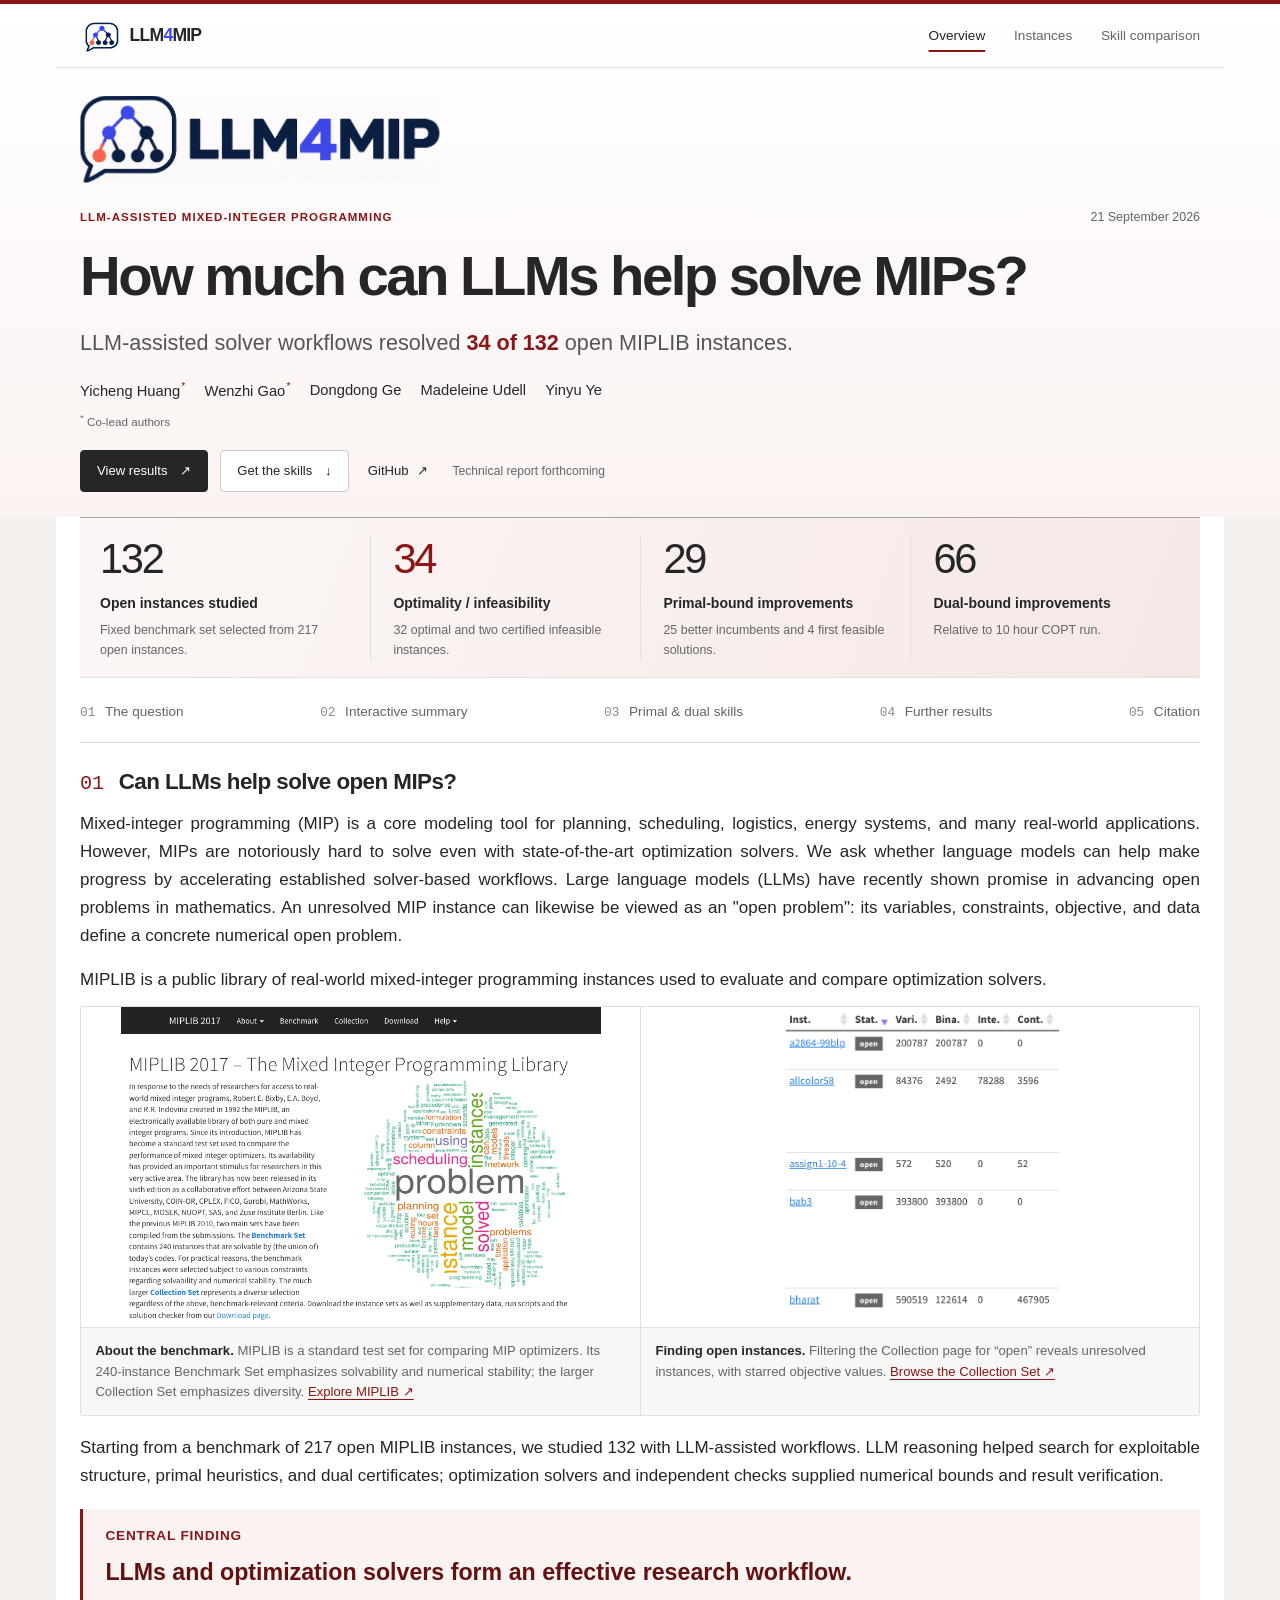
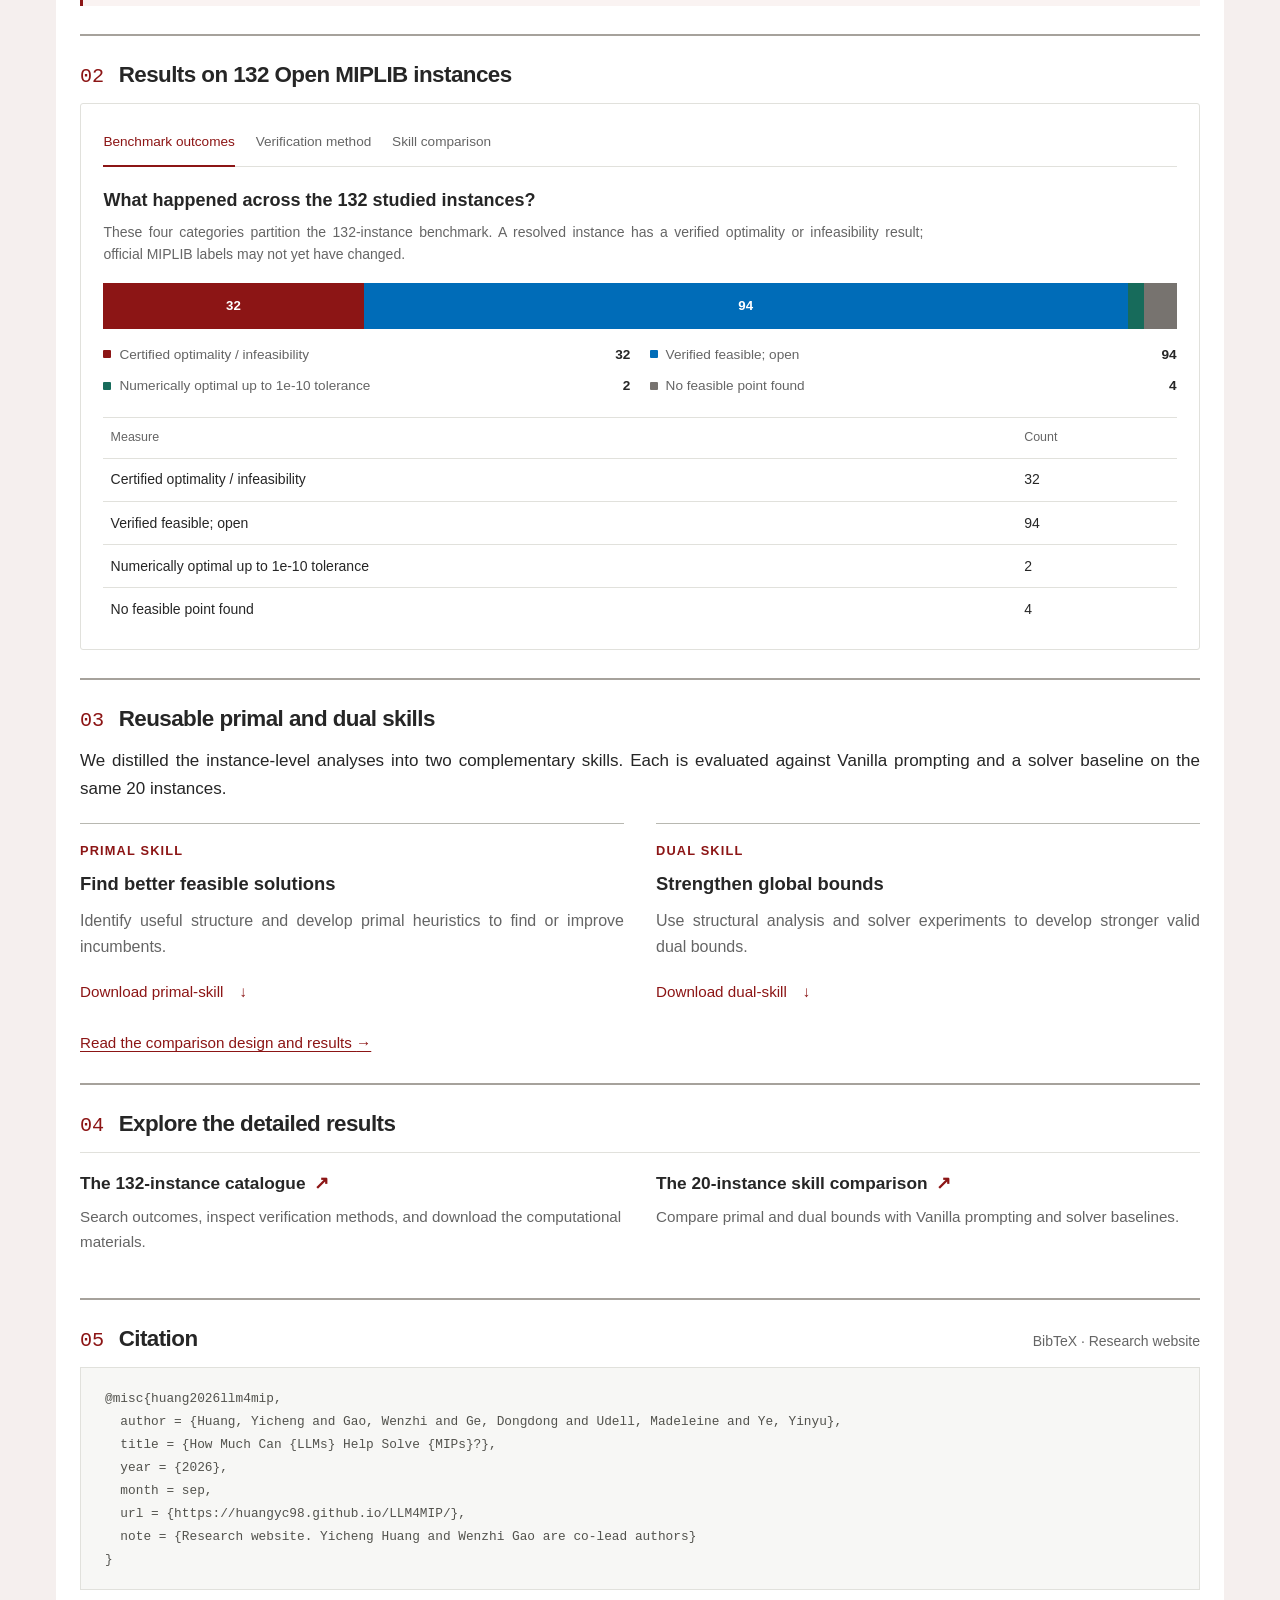
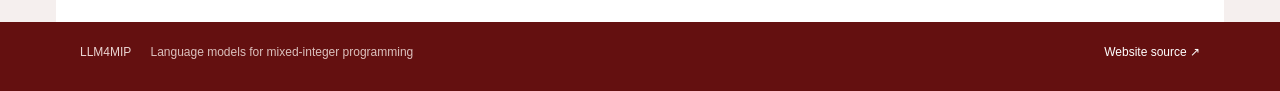
<file: index.html>
<!doctype html>
<html lang="en">
<head>
  <meta charset="utf-8">
  <!-- Google tag (gtag.js) -->
  <script async src="https://www.googletagmanager.com/gtag/js?id=G-JNJSLE077H"></script>
  <script>
    window.dataLayer = window.dataLayer || [];
    function gtag(){dataLayer.push(arguments);}
    gtag('js', new Date());
    gtag('config', 'G-JNJSLE077H');
  </script>
  <meta name="viewport" content="width=device-width, initial-scale=1">
  <meta name="description" content="Interactive overview of how much LLM-assisted research helped on 132 open MIPLIB instances, with results classified by verification method and downloadable artifacts.">
  <meta name="author" content="Yicheng Huang, Wenzhi Gao, Dongdong Ge, Madeleine Udell, Yinyu Ye">
  <meta property="og:type" content="website">
  <meta property="og:title" content="How Much Can LLMs Help Solve MIPs?">
  <meta property="og:description" content="A concise interactive overview of 132 open MIPLIB instances, optimality or infeasibility for 34 instances, and a paired workflow comparison.">
  <title>How Much Can LLMs Help Solve MIPs? | LLM4MIP</title>
  <link rel="icon" type="image/png" href="assets/llm4mip-icon.png">
  <link rel="stylesheet" href="assets/site.css">
</head>
<body class="home-page">
  <a class="skip-link" href="#main">Skip to main content</a>
  <header class="site-header">
    <nav class="nav-wrap" aria-label="Primary navigation">
      <a class="brand" href="./"><img class="brand-icon" src="assets/llm4mip-icon.png" width="1254" height="1254" alt=""><span>LLM<span class="brand-four">4</span>MIP</span></a>
      <div class="nav-links">
        <a href="./" aria-current="page">Overview</a>
        <a href="instances/">Instances</a>
        <a href="skill/">Skill comparison</a>
      </div>
    </nav>
    <div class="hero">
      <div class="hero-inner">
        <div class="hero-wordmark">
          <img src="assets/llm4mip-wordmark.png" width="1774" height="887" alt="LLM4MIP" fetchpriority="high">
        </div>
        <div class="manuscript-meta">
          <p class="eyebrow">LLM-assisted mixed-integer programming</p>
          <time datetime="2026-09-21">21 September 2026</time>
        </div>
        <h1>How much can LLMs help solve MIPs?</h1>
        <p class="dek">LLM-assisted solver workflows resolved <strong>34 of 132</strong> open MIPLIB instances.</p>
        <div class="byline">
          <p class="author-line"><span>Yicheng Huang<sup aria-label="co-lead author">*</sup></span><span>Wenzhi Gao<sup aria-label="co-lead author">*</sup></span><span>Dongdong Ge</span><span>Madeleine Udell</span><span>Yinyu Ye</span></p>
          <p class="author-note"><sup aria-hidden="true">*</sup> Co-lead authors</p>
        </div>
        <div class="hero-actions">
          <a class="button" href="#overview">View results <span aria-hidden="true">↗</span></a>
          <a class="button light" href="#skills">Get the skills <span aria-hidden="true">↓</span></a>
          <a class="text-link" href="https://github.com/Huangyc98/LLM4MIP">GitHub <span aria-hidden="true">↗</span></a>
          <span class="publication-note">Technical report forthcoming</span>
        </div>
      </div>
    </div>
  </header>

  <main id="main" class="page-shell" tabindex="-1">
    <section class="metric-grid" aria-label="Benchmark summary">
      <article class="metric"><strong>132</strong><span>Open instances studied</span><small>Fixed benchmark set selected from 217 open instances.</small></article>
      <article class="metric"><strong>34</strong><span>Optimality / infeasibility</span><small>32 optimal and two certified infeasible instances.</small></article>
      <article class="metric"><strong>29</strong><span>Primal-bound improvements</span><small>25 better incumbents and 4 first feasible solutions.</small></article>
      <article class="metric"><strong>66</strong><span>Dual-bound improvements</span><small>Relative to 10 hour COPT run.</small></article>
    </section>

    <div class="home-layout">
      <nav class="section-rail" aria-label="On this page">
        <a href="#research-question"><span>01</span> The question</a>
        <a href="#overview"><span>02</span> Interactive summary</a>
        <a href="#skills"><span>03</span> Primal &amp; dual skills</a>
        <a href="#explore"><span>04</span> Further results</a>
        <a href="#citation"><span>05</span> Citation</a>
      </nav>

      <div class="content">
        <section id="research-question" class="section research-intro" aria-labelledby="question-heading">
          <div class="section-head">
            <h2 id="question-heading"><span class="section-number" aria-hidden="true">01</span> Can LLMs help solve open MIPs?</h2>
          </div>
          <p>Mixed-integer programming (MIP) is a core modeling tool for planning, scheduling, logistics, energy systems, and many real-world applications. However, MIPs are notoriously hard to solve even with state-of-the-art optimization solvers. We ask whether language models can help make progress by accelerating established solver-based workflows. Large language models (LLMs) have recently shown promise in advancing open problems in mathematics. An unresolved MIP instance can likewise be viewed as an "open problem": its variables, constraints, objective, and data define a concrete numerical open problem.</p>
          <p class="miplib-intro">MIPLIB is a public library of real-world mixed-integer programming instances used to evaluate and compare optimization solvers.</p>
          <div class="miplib-gallery" role="region" aria-label="MIPLIB benchmark overview" tabindex="0">
            <figure class="miplib-figure">
              <a href="https://miplib.zib.de/" aria-label="Visit the MIPLIB 2017 website">
                <img src="assets/miplib-homepage.png" width="1000" height="600" loading="lazy" alt="Screenshot of the MIPLIB 2017 homepage combining its benchmark explanation and word cloud.">
              </a>
              <figcaption><strong>About the benchmark.</strong> MIPLIB is a standard test set for comparing MIP optimizers. Its 240-instance Benchmark Set emphasizes solvability and numerical stability; the larger Collection Set emphasizes diversity.  <a href="https://miplib.zib.de/">Explore MIPLIB&nbsp;↗</a></figcaption>
            </figure>
            <figure class="miplib-figure miplib-figure--instances">
              <a href="https://miplib.zib.de/tag_collection.html" aria-label="Browse the MIPLIB 2017 Collection Set">
                <img src="assets/miplib-open-instances.png" width="180" height="212" loading="lazy" alt="Screenshot of the MIPLIB Collection Set filtered for open instances, showing open status badges and starred objective values.">
              </a>
              <figcaption><strong>Finding open instances.</strong> Filtering the Collection page for “open” reveals unresolved instances, with starred objective values. <a href="https://miplib.zib.de/tag_collection.html">Browse the Collection Set&nbsp;↗</a></figcaption>
            </figure>
          </div>
          <p>Starting from a benchmark of 217 open MIPLIB instances, we studied 132 with LLM-assisted workflows. LLM reasoning helped search for exploitable structure, primal heuristics, and dual certificates; optimization solvers and independent checks supplied numerical bounds and result verification.</p>
          <aside class="research-takeaway" aria-labelledby="finding-heading">
            <p id="finding-heading" class="finding-label">Central finding</p>
            <p class="finding-statement"><strong>LLMs and optimization solvers form an effective research workflow.</strong></p>
          </aside>
        </section>

        <section id="overview" class="section" aria-labelledby="overview-heading">
          <div class="section-head">
            <h2 id="overview-heading"><span class="section-number" aria-hidden="true">02</span> Results on 132 Open MIPLIB instances</h2>
          </div>
          <div class="panel">
            <div class="tabs" role="group" aria-label="Overview chart view">
              <button type="button" data-overview="status" aria-pressed="true">Benchmark outcomes</button>
              <button type="button" data-overview="evidence" aria-pressed="false">Verification method</button>
              <button type="button" data-overview="skill" aria-pressed="false">Skill comparison</button>
            </div>
            <h3 id="overview-title" class="chart-title"></h3>
            <p id="overview-note" class="chart-note" aria-live="polite"></p>
            <div id="overview-chart"></div>
            <table id="overview-data" class="data-list" aria-labelledby="overview-title" aria-describedby="overview-note">
              <thead><tr><th scope="col">Measure</th><th scope="col">Count</th><th id="overview-explanation-heading" scope="col" hidden>Explanation</th></tr></thead>
              <tbody></tbody>
            </table>
            <noscript><p class="noscript">Enable JavaScript to switch chart views. The headline counts remain available above and on the linked detail pages.</p></noscript>
          </div>
        </section>

        <section id="skills" class="section" aria-labelledby="skill-download-heading">
          <div class="section-head">
            <h2 id="skill-download-heading"><span class="section-number" aria-hidden="true">03</span> Reusable primal and dual skills</h2>
          </div>
          <p>We distilled the instance-level analyses into two complementary skills. Each is evaluated against Vanilla prompting and a solver baseline on the same 20 instances.</p>
          <div class="skill-downloads">
            <article>
              <p class="resource-label">Primal skill</p>
              <h3>Find better feasible solutions</h3>
              <p>Identify useful structure and develop primal heuristics to find or improve incumbents.</p>
              <a href="downloads/primal-current-skill.tar.gz" download>Download primal-skill <span aria-hidden="true">↓</span></a>
            </article>
            <article>
              <p class="resource-label">Dual skill</p>
              <h3>Strengthen global bounds</h3>
              <p>Use structural analysis and solver experiments to develop stronger valid dual bounds.</p>
              <a href="downloads/dual-current-skill.tar.gz" download>Download dual-skill <span aria-hidden="true">↓</span></a>
            </article>
          </div>
          <p class="section-link"><a href="skill/">Read the comparison design and results <span aria-hidden="true">→</span></a></p>
        </section>

        <section id="explore" class="section" aria-labelledby="explore-heading">
          <div class="section-head">
            <h2 id="explore-heading"><span class="section-number" aria-hidden="true">04</span> Explore the detailed results</h2>
          </div>
          <div class="research-links">
            <a href="instances/">
              <span><strong>The 132-instance catalogue <span class="link-arrow" aria-hidden="true">↗</span></strong><small>Search outcomes, inspect verification methods, and download the computational materials.</small></span>
            </a>
            <a href="skill/">
              <span><strong>The 20-instance skill comparison <span class="link-arrow" aria-hidden="true">↗</span></strong><small>Compare primal and dual bounds with Vanilla prompting and solver baselines.</small></span>
            </a>
          </div>
        </section>

        <section id="citation" class="section cite-section" aria-labelledby="cite-heading">
          <div class="section-head">
            <h2 id="cite-heading"><span class="section-number" aria-hidden="true">05</span> Citation</h2>
            <span class="note">BibTeX · Research website</span>
          </div>
          <pre class="bibtex-block" tabindex="0" role="region" aria-label="BibTeX citation"><code>@misc{huang2026llm4mip,
  author = {Huang, Yicheng and Gao, Wenzhi and Ge, Dongdong and Udell, Madeleine and Ye, Yinyu},
  title = {How Much Can {LLMs} Help Solve {MIPs}?},
  year = {2026},
  month = sep,
  url = {https://huangyc98.github.io/LLM4MIP/},
  note = {Research website. Yicheng Huang and Wenzhi Gao are co-lead authors}
}</code></pre>
        </section>
      </div>
    </div>
  </main>

  <footer class="footer">
    <div class="footer-inner">
      <span>LLM4MIP <span class="footer-description">Language models for mixed-integer programming</span></span>
      <a href="https://github.com/Huangyc98/LLM4MIP">Website source <span aria-hidden="true">↗</span></a>
    </div>
  </footer>
  <script src="assets/focused-skill-data.js"></script>
  <script src="assets/home.js"></script>
</body>
</html>
</file>
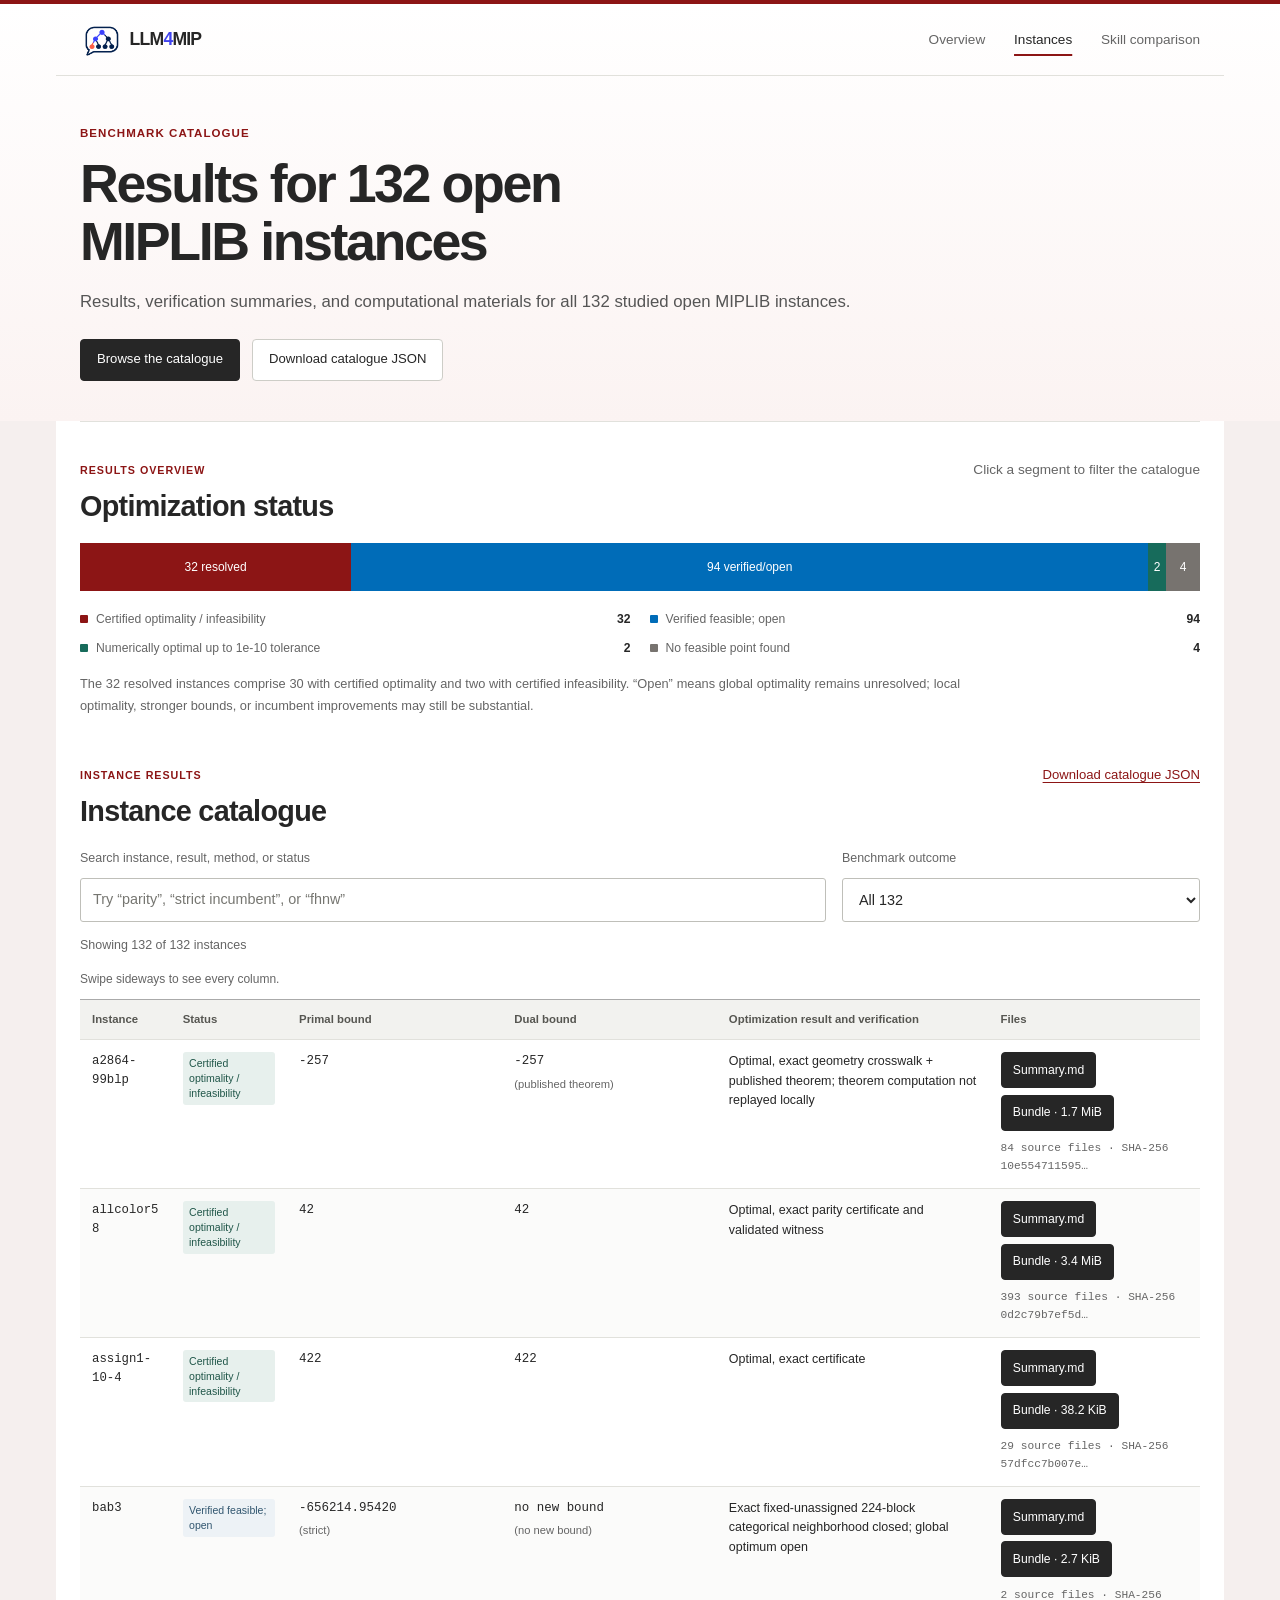
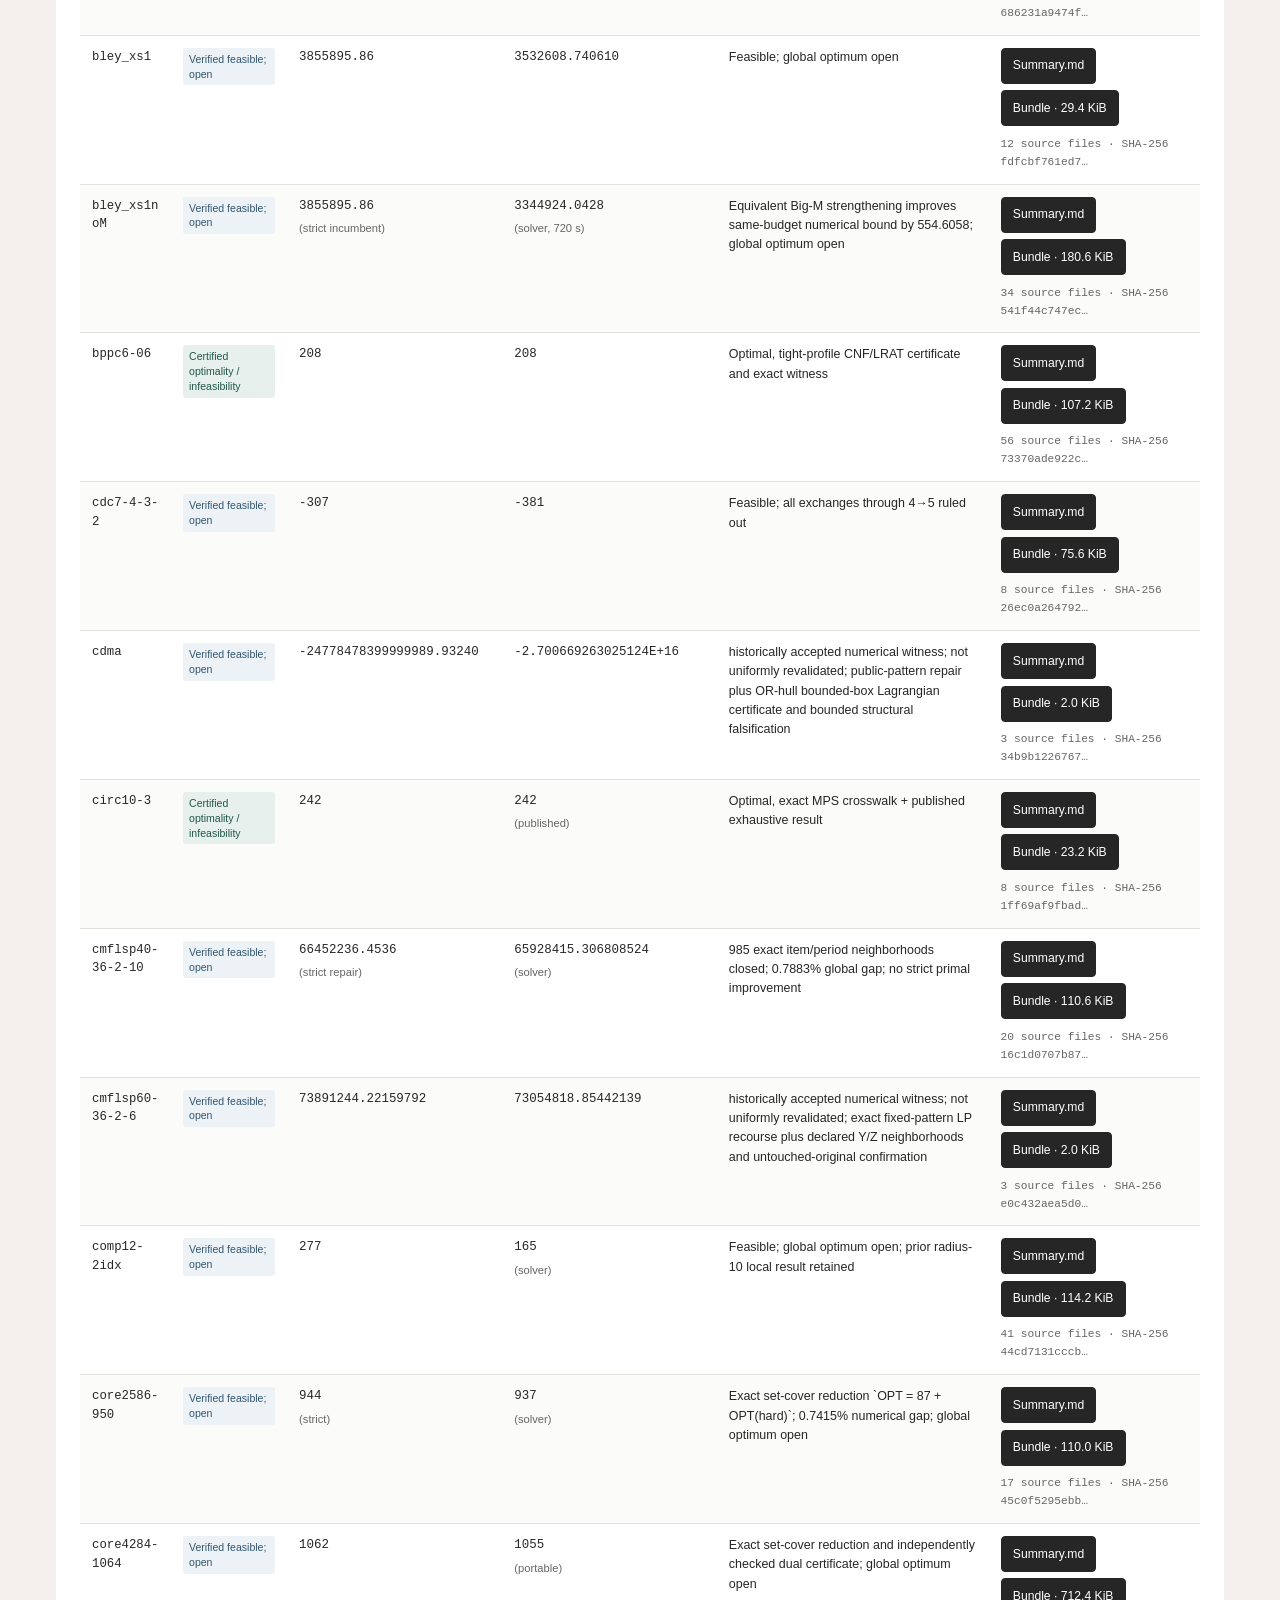
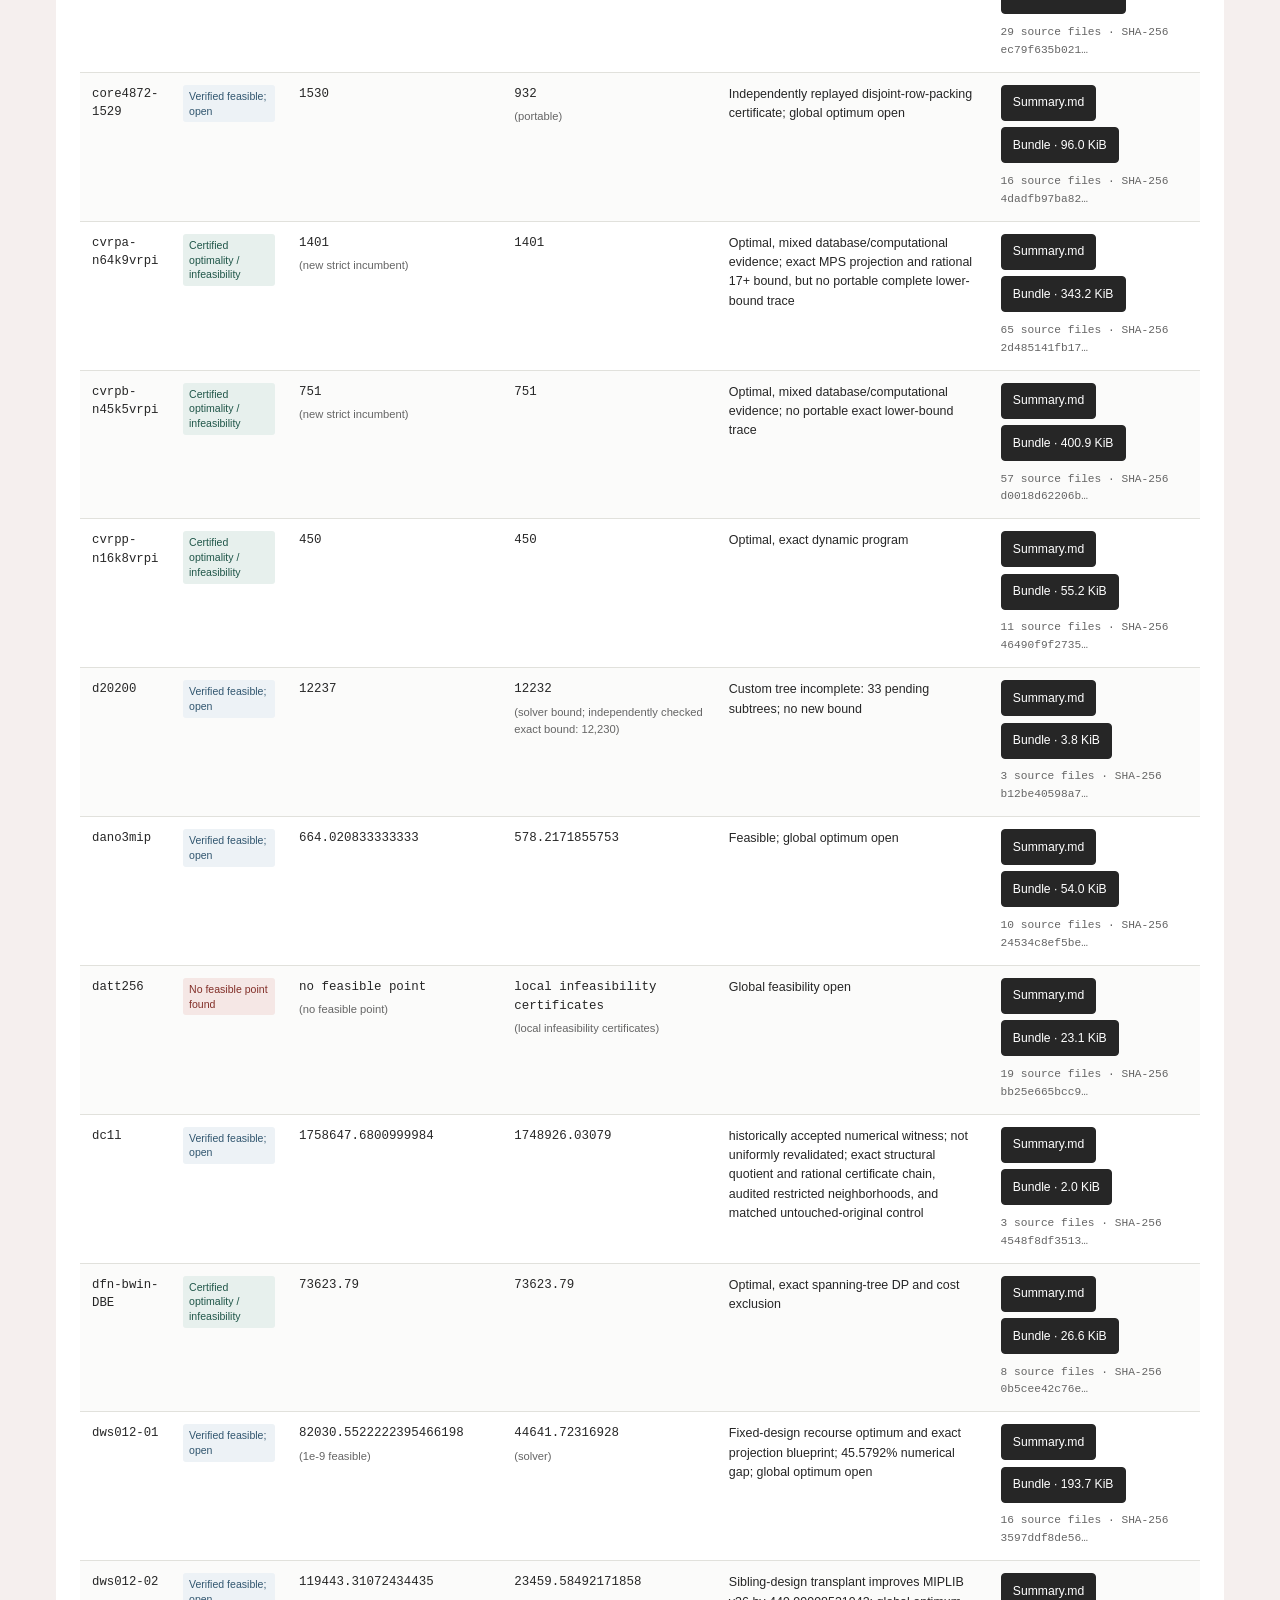
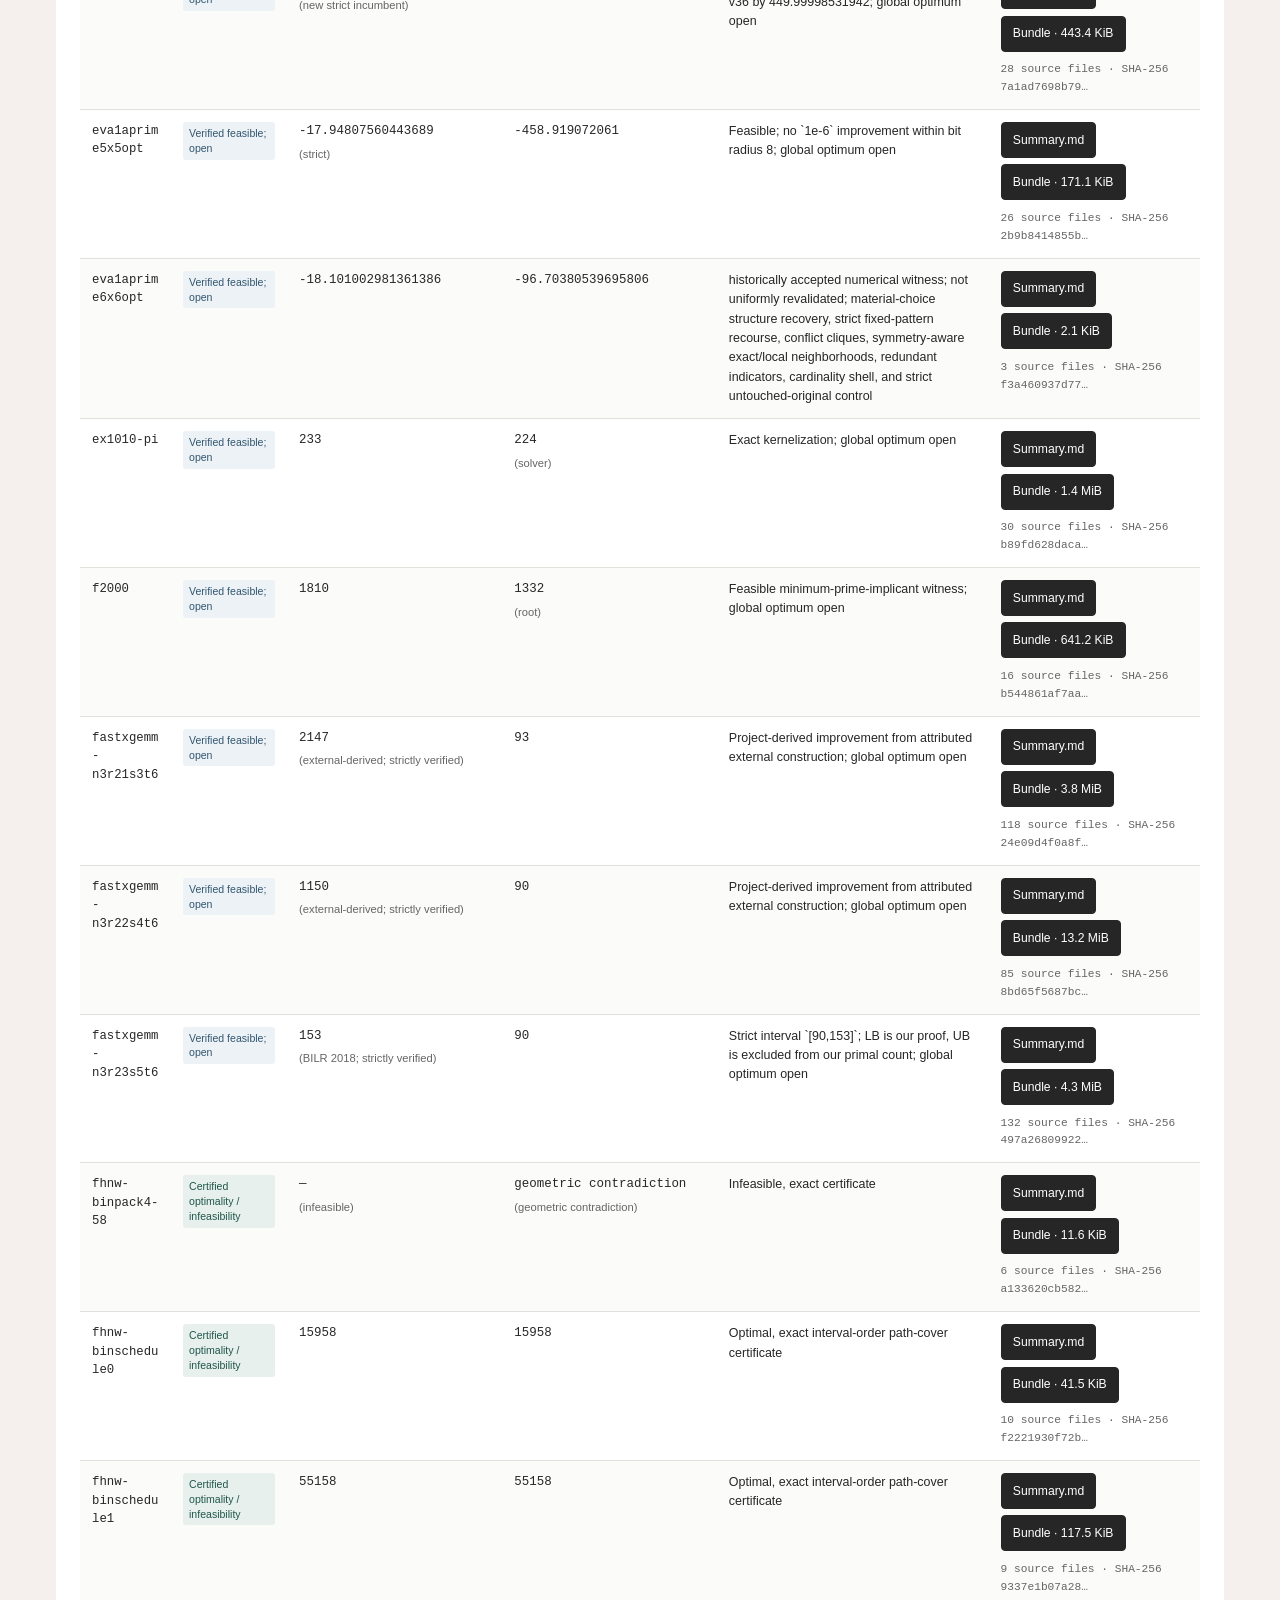
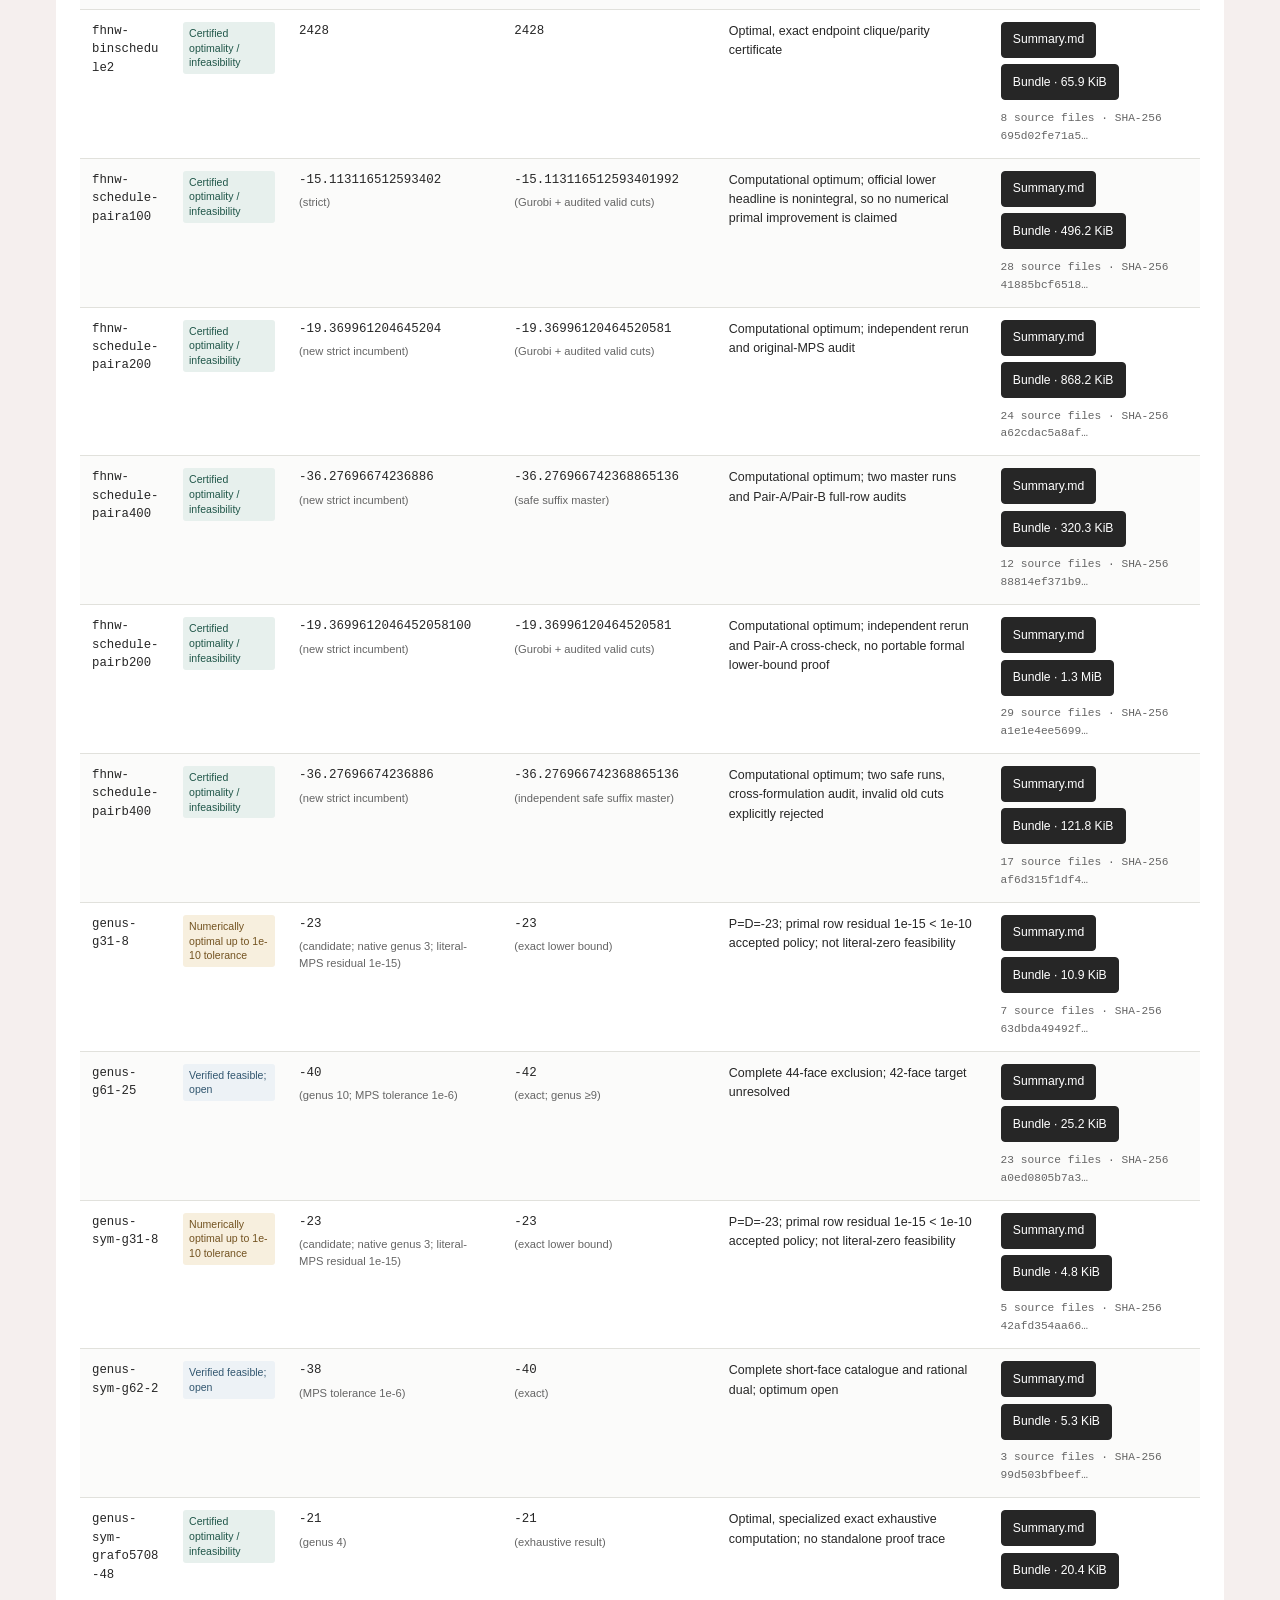
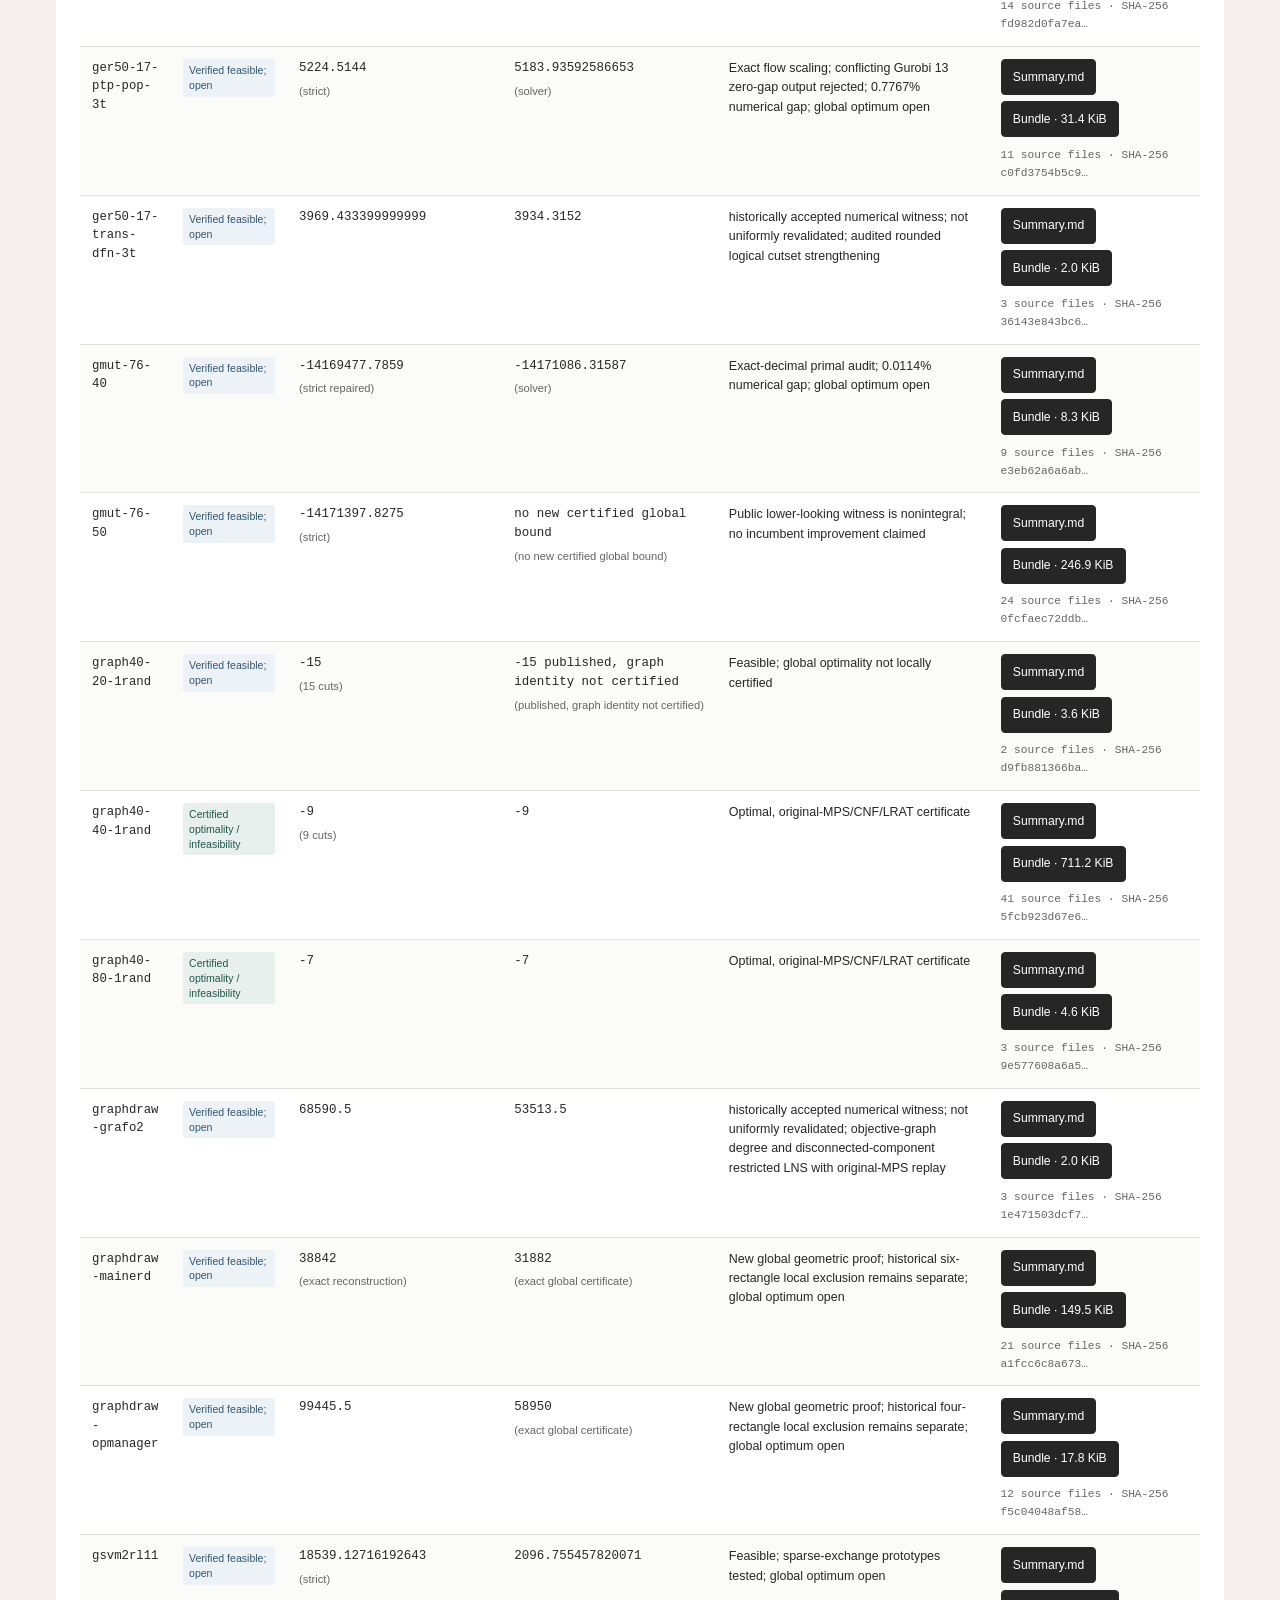
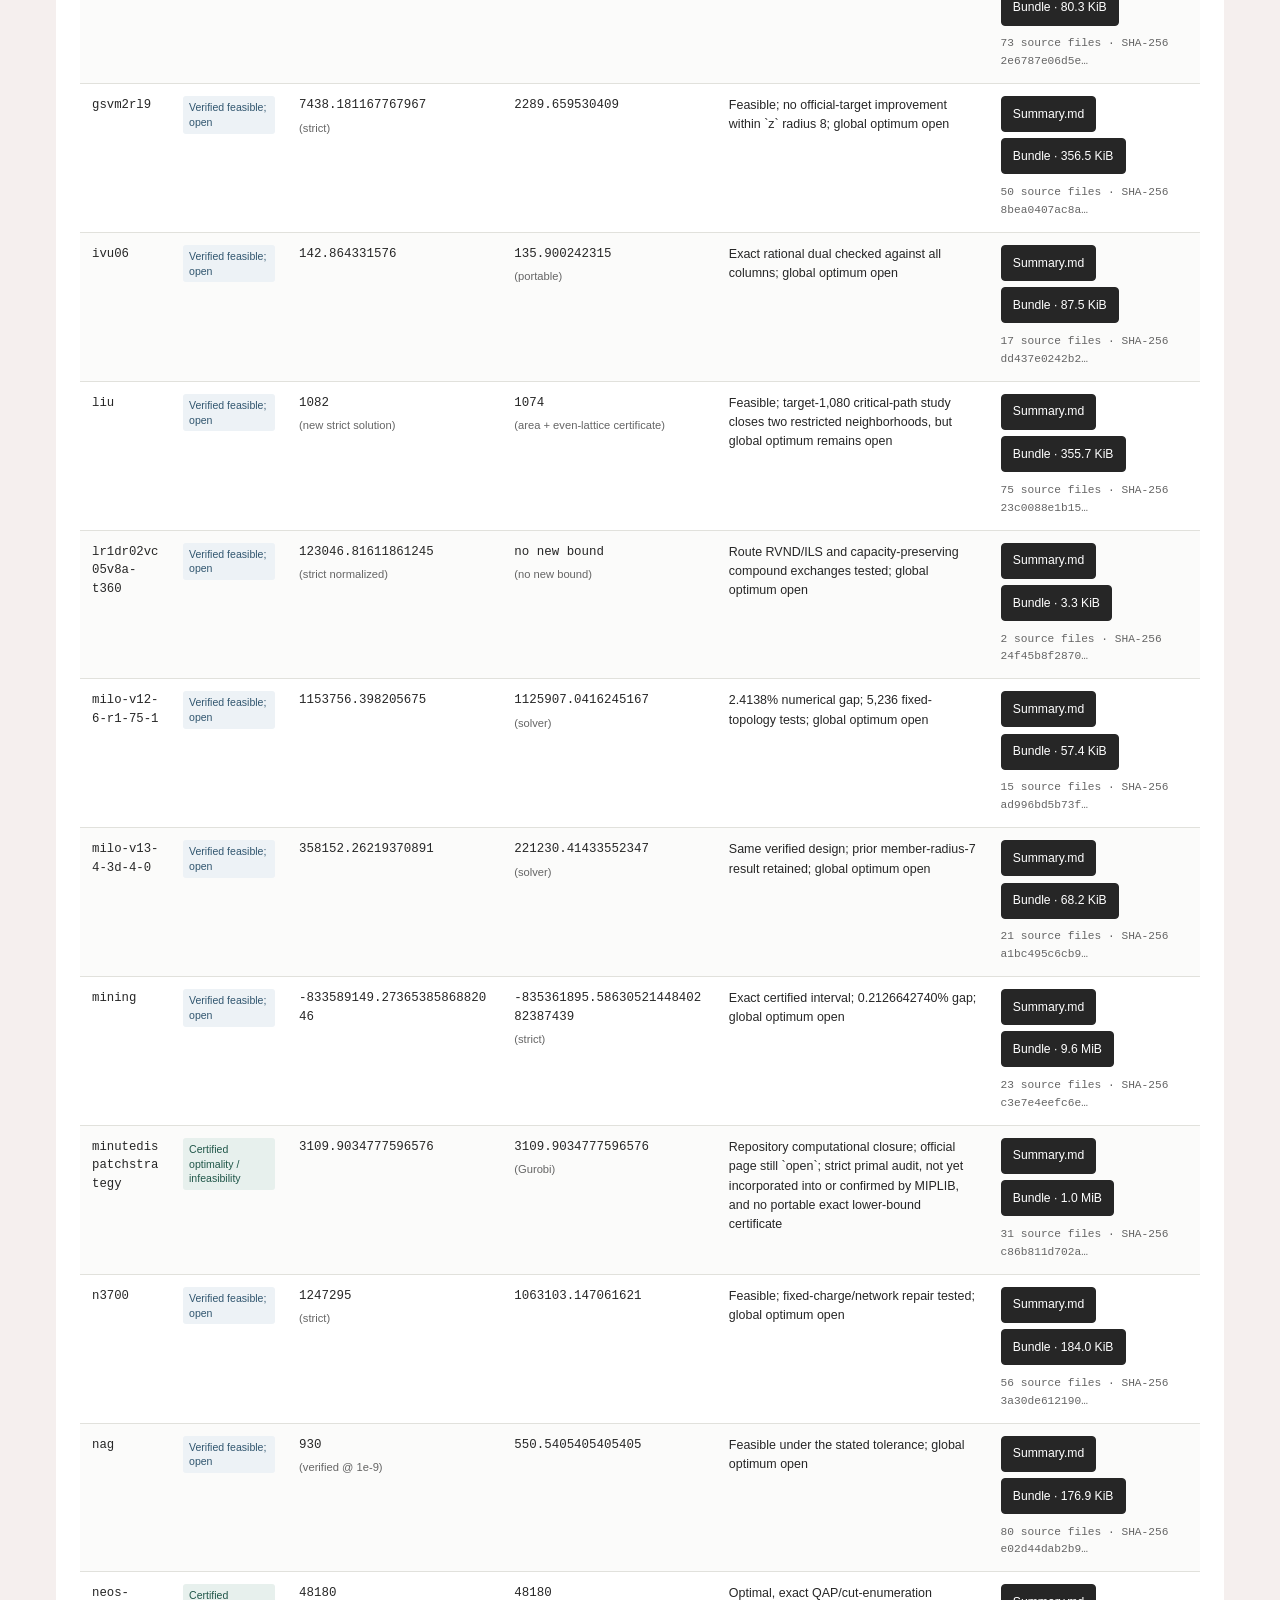
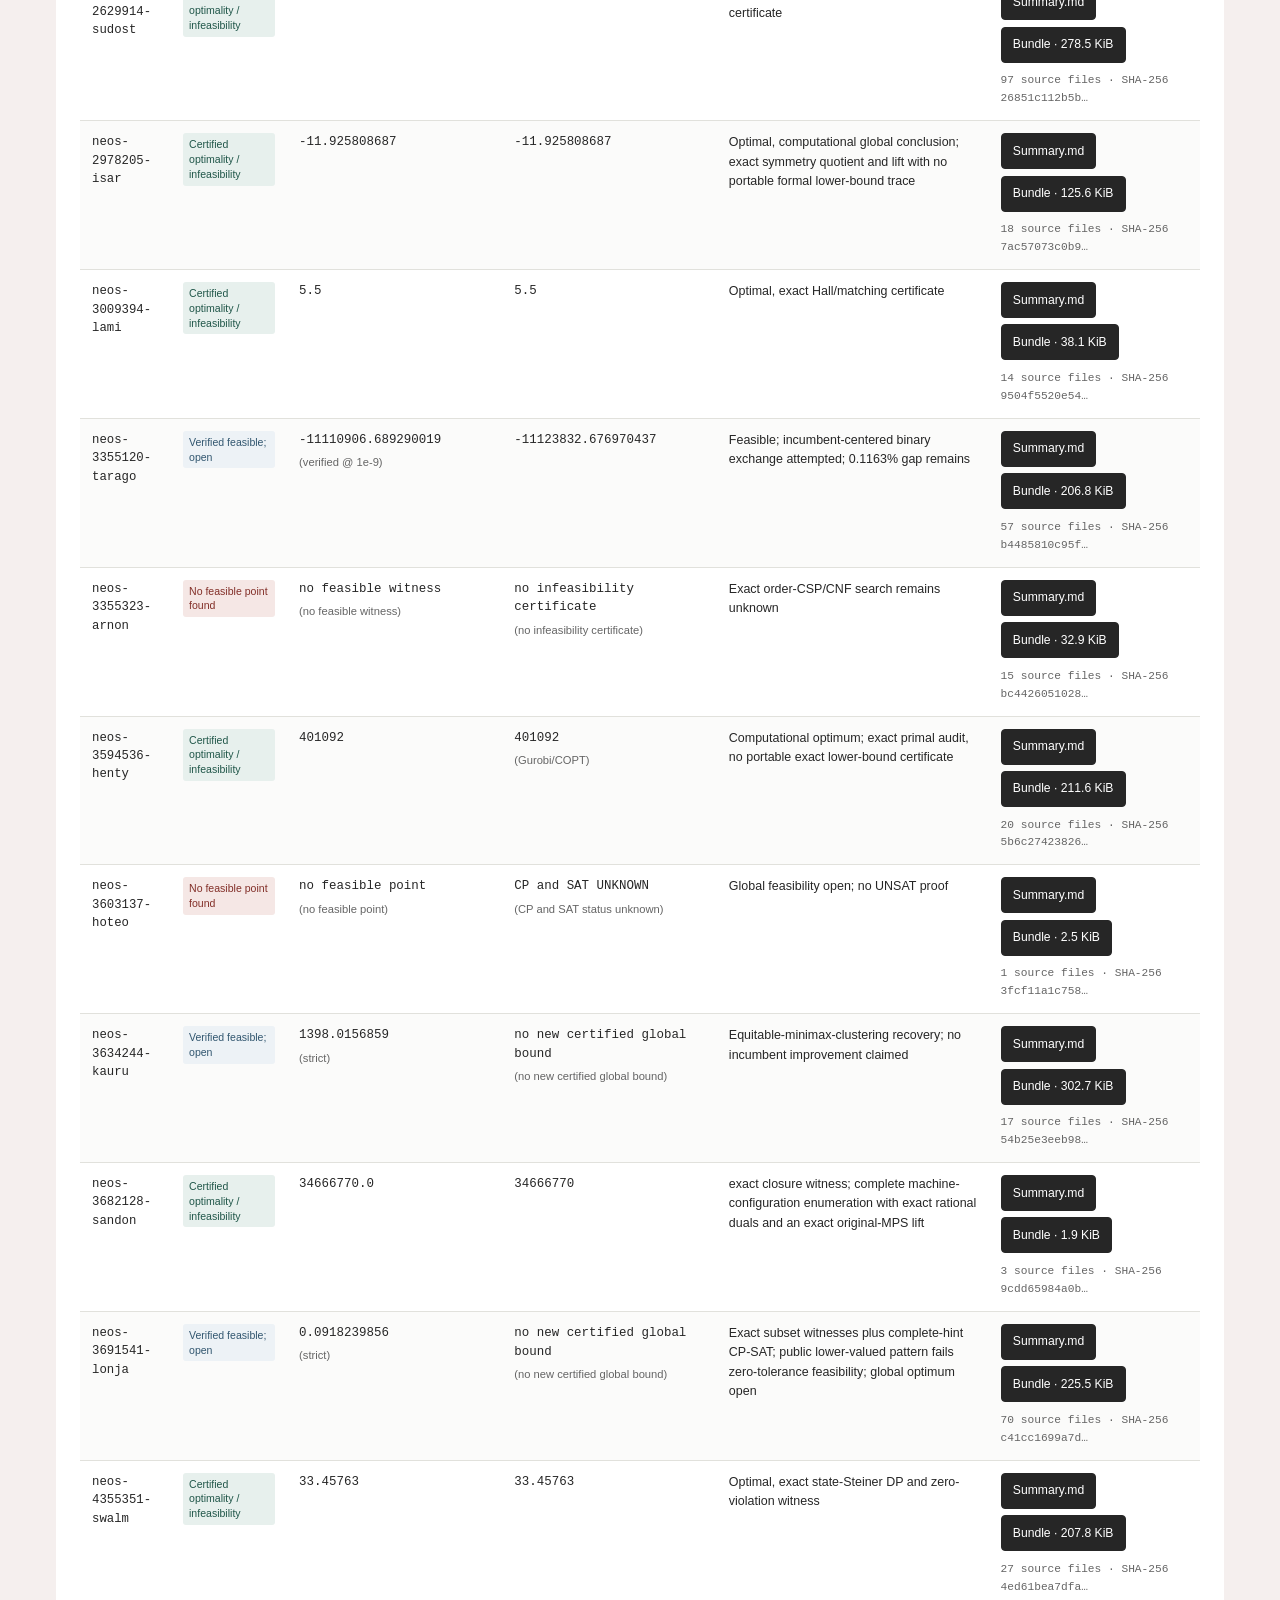
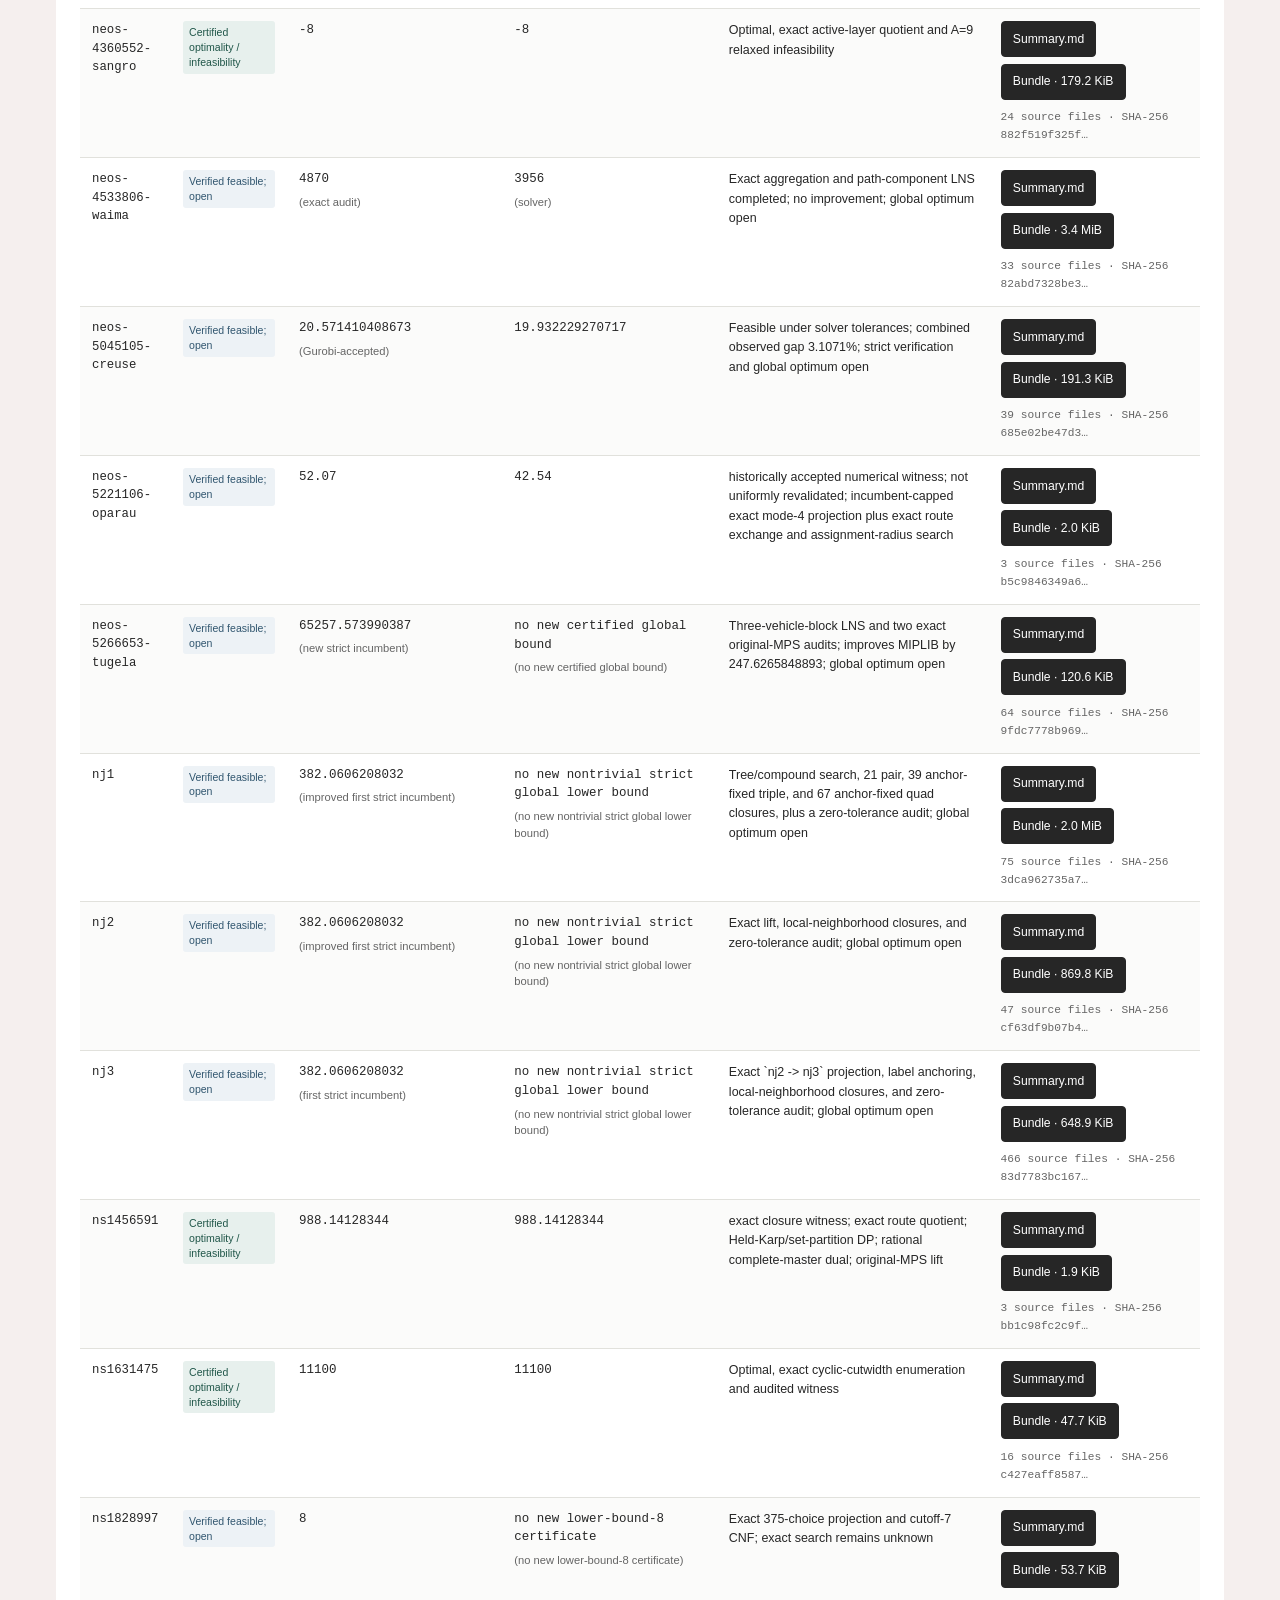
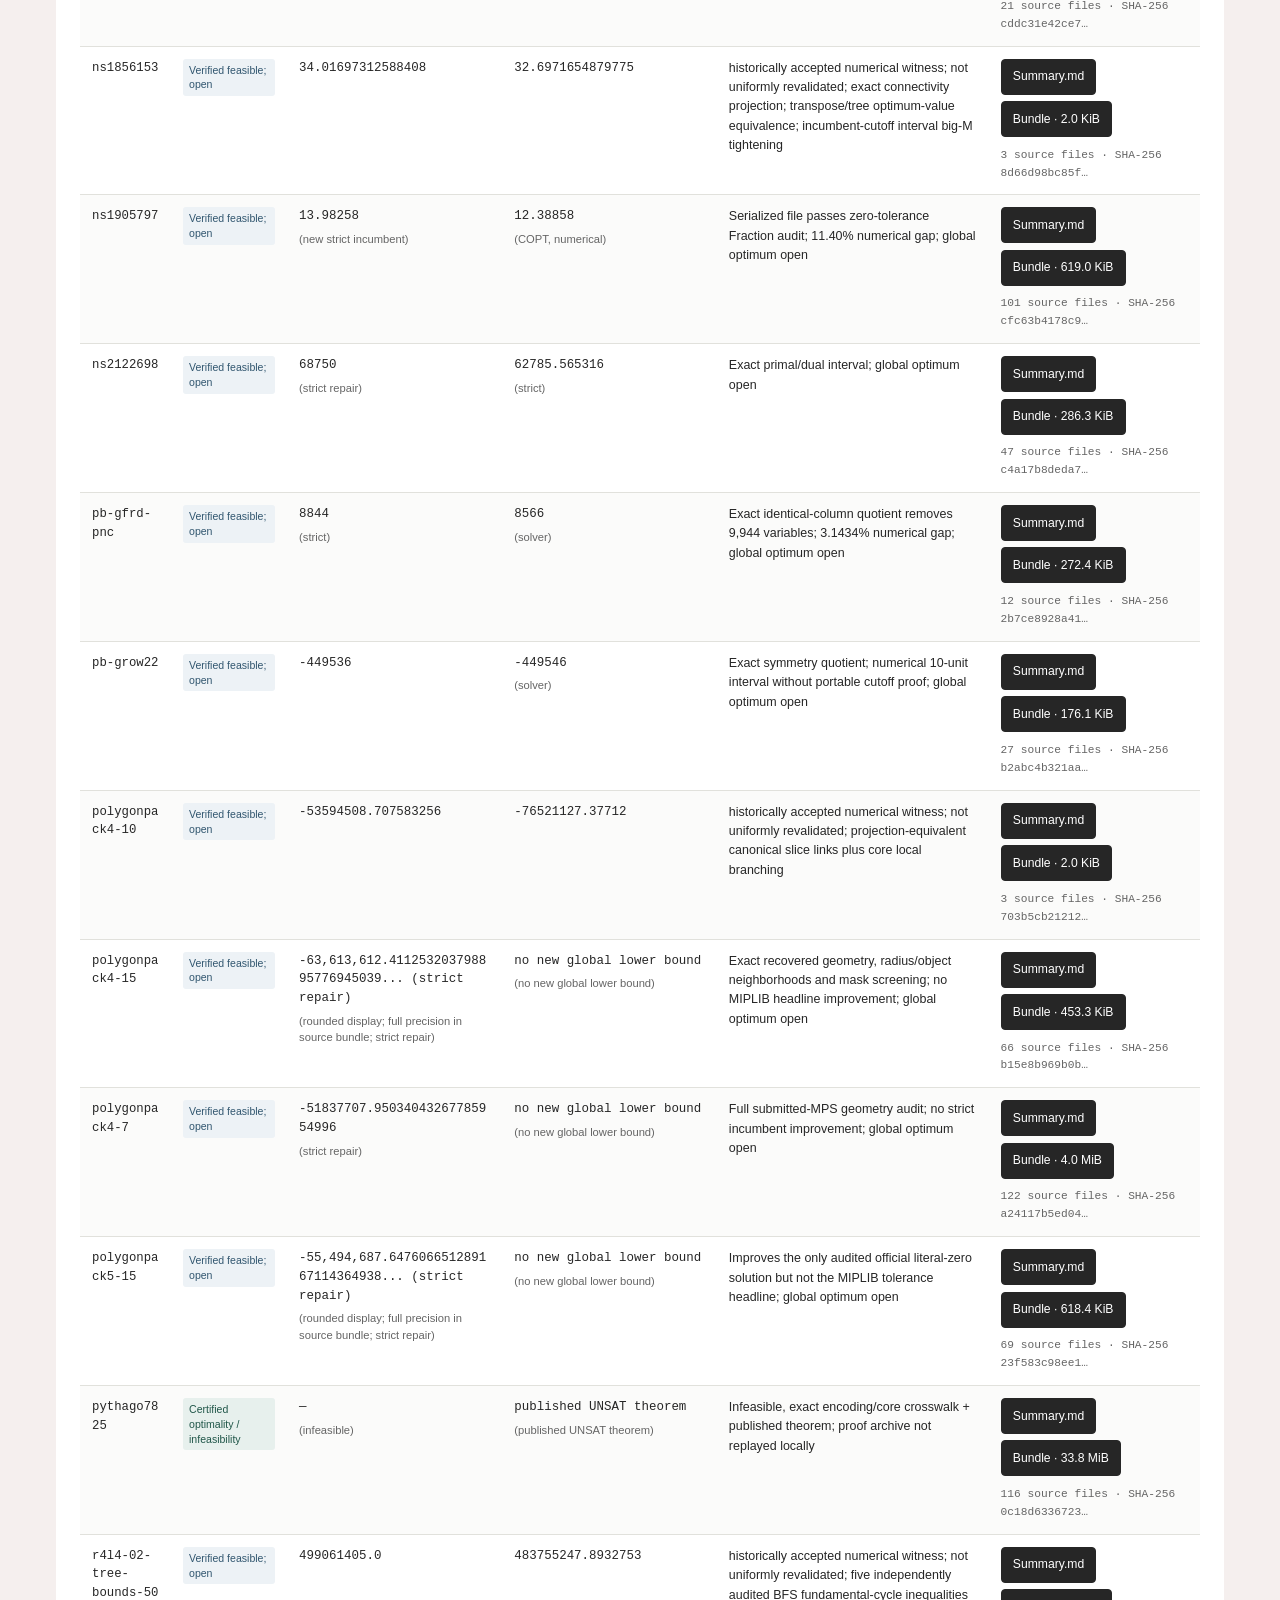
<file: instances/index.html>
<!doctype html>
<html lang="en">
<head>
  <meta charset="utf-8">
  <!-- Google tag (gtag.js) -->
  <script async src="https://www.googletagmanager.com/gtag/js?id=G-JNJSLE077H"></script>
  <script>
    window.dataLayer = window.dataLayer || [];
    function gtag(){dataLayer.push(arguments);}
    gtag('js', new Date());
    gtag('config', 'G-JNJSLE077H');
  </script>
  <meta name="viewport" content="width=device-width, initial-scale=1">
  <meta name="description" content="Searchable results and downloadable research bundles for 132 studied open MIPLIB instances.">
  <title>Results for 132 Open MIPLIB Instances | LLM4MIP</title>
  <link rel="icon" type="image/png" href="../assets/llm4mip-icon.png">
  <link rel="stylesheet" href="../assets/site.css">
</head>
<body class="detail-page instances-page">
  <a class="skip-link" href="#main">Skip to main content</a>
  <header class="site-header">
    <nav class="nav-wrap" aria-label="Primary navigation">
      <a class="brand" href="../"><img class="brand-icon" src="../assets/llm4mip-icon.png" width="1254" height="1254" alt=""><span>LLM<span class="brand-four">4</span>MIP</span></a>
      <div class="nav-links">
        <a href="../">Overview</a>
        <a href="./" aria-current="page">Instances</a>
        <a href="../skill/">Skill comparison</a>
        <!-- Temporarily hidden: <a href="../solver-replacement/">Replace solvers?</a> -->
        <!-- Temporarily hidden: <a href="../technical-report.pdf">Report</a> -->
      </div>
    </nav>
    <div class="hero">
      <div class="hero-inner">
        <p class="eyebrow">Benchmark catalogue</p>
        <h1>Results for 132 open MIPLIB instances</h1>
        <p class="dek">Results, verification summaries, and computational materials for all 132 studied open MIPLIB instances.</p>
        <div class="hero-actions">
          <a class="button" href="#catalogue">Browse the catalogue</a>
          <a class="button ghost" href="instances.json">Download catalogue JSON</a>
        </div>
      </div>
    </div>
  </header>

  <main id="main" class="page-shell" tabindex="-1">
    <div class="content">
      <section class="section" aria-labelledby="snapshot-heading">
        <div class="section-head">
          <div>
            <p class="eyebrow">Results overview</p>
            <h2 id="snapshot-heading">Optimization status</h2>
          </div>
          <p>Click a segment to filter the catalogue</p>
        </div>
        <div class="status-strip" role="group" aria-label="Filter by benchmark outcome">
          <button type="button" data-status-filter="concluded" style="width:24.242424%;background:#8c1515" aria-label="Show 32 instances with certified optimality or infeasibility" aria-pressed="false">32 resolved</button>
          <button type="button" data-status-filter="verified-open" style="width:71.212121%;background:#006cb8" aria-label="Show 94 verified feasible open instances" aria-pressed="false">94 verified/open</button>
          <button type="button" data-status-filter="numeric-optimal" style="width:1.515152%;background:#176b5b" aria-label="Show 2 instances that are numerically optimal up to 1e-10 tolerance" aria-pressed="false">2</button>
          <button type="button" data-status-filter="no-feasible" style="width:3.030303%;background:#77736f" aria-label="Show 4 instances with no feasible point found" aria-pressed="false">4</button>
        </div>
        <div class="legend legend-4">
          <div class="legend-item"><span class="swatch" style="background:#8c1515"></span><span>Certified optimality / infeasibility</span><strong>32</strong></div>
          <div class="legend-item"><span class="swatch" style="background:#006cb8"></span><span>Verified feasible; open</span><strong>94</strong></div>
          <div class="legend-item"><span class="swatch" style="background:#176b5b"></span><span>Numerically optimal up to 1e-10 tolerance</span><strong>2</strong></div>
          <div class="legend-item"><span class="swatch" style="background:#77736f"></span><span>No feasible point found</span><strong>4</strong></div>
        </div>
        <p class="note">The 32 resolved instances comprise 30 with certified optimality and two with certified infeasibility. “Open” means global optimality remains unresolved; local optimality, stronger bounds, or incumbent improvements may still be substantial.</p>
      </section>

      <section id="catalogue" class="section" aria-labelledby="catalogue-heading">
        <div class="section-head">
          <div>
            <p class="eyebrow">Instance results</p>
            <h2 id="catalogue-heading">Instance catalogue</h2>
          </div>
          <a href="instances.json">Download catalogue JSON</a>
        </div>
        <div class="controls">
          <div class="field">
            <label for="instance-search">Search instance, result, method, or status</label>
            <input id="instance-search" type="search" placeholder="Try “parity”, “strict incumbent”, or “fhnw”" autocomplete="off">
          </div>
          <div class="field">
            <label for="instance-filter">Benchmark outcome</label>
            <select id="instance-filter">
              <option value="all">All 132</option>
              <option value="concluded">Certified optimality / infeasibility (32)</option>
              <option value="verified-open">Verified feasible; open (94)</option>
              <option value="numeric-optimal">Numerically optimal up to 1e-10 tolerance (2)</option>
              <option value="no-feasible">No feasible point found (4)</option>
            </select>
          </div>
        </div>
        <p id="instance-count" class="result-count" aria-live="polite"></p>
        <p class="scroll-hint">Swipe sideways to see every column.</p>
        <div class="table-wrap" tabindex="0" role="region" aria-label="Scrollable instance results table">
          <table class="results-table">
            <thead><tr><th scope="col">Instance</th><th scope="col">Status</th><th scope="col">Primal bound</th><th scope="col">Dual bound</th><th scope="col">Optimization result and verification</th><th scope="col">Files</th></tr></thead>
            <tbody id="instance-body"></tbody>
          </table>
        </div>
        <noscript><p class="noscript">The searchable table requires JavaScript. Download <a href="instances.json">the full JSON catalogue</a>, which contains every summary and archive path.</p></noscript>
      </section>

      <!-- <section class="section" aria-labelledby="scope-heading">
        <h2 id="scope-heading">Verification scope</h2>
        <p>These pages describe the repository snapshot, not the live MIPLIB leaderboard. The source base is commit <span class="mono">89a8abd</span> plus the disclosed 18 September reconciliation reviews. Some exact traces are retained externally by hash, some resolved-instance results depend on published theorems, and five retain floating-point or commercial-solver dependence. Each summary leads with the reconciled current status even when older logs are preserved in its bundle.</p>
      </section> -->
    </div>
  </main>

  <footer class="footer"><div class="footer-inner"><span>LLM4MIP · 132-instance catalogue</span><span><a href="../">Overview</a><!-- Temporarily hidden: · <a href="../technical-report.pdf">Technical report</a> --></span></div></footer>
  <script src="data.js"></script>
  <script src="instances.js"></script>
</body>
</html>
</file>
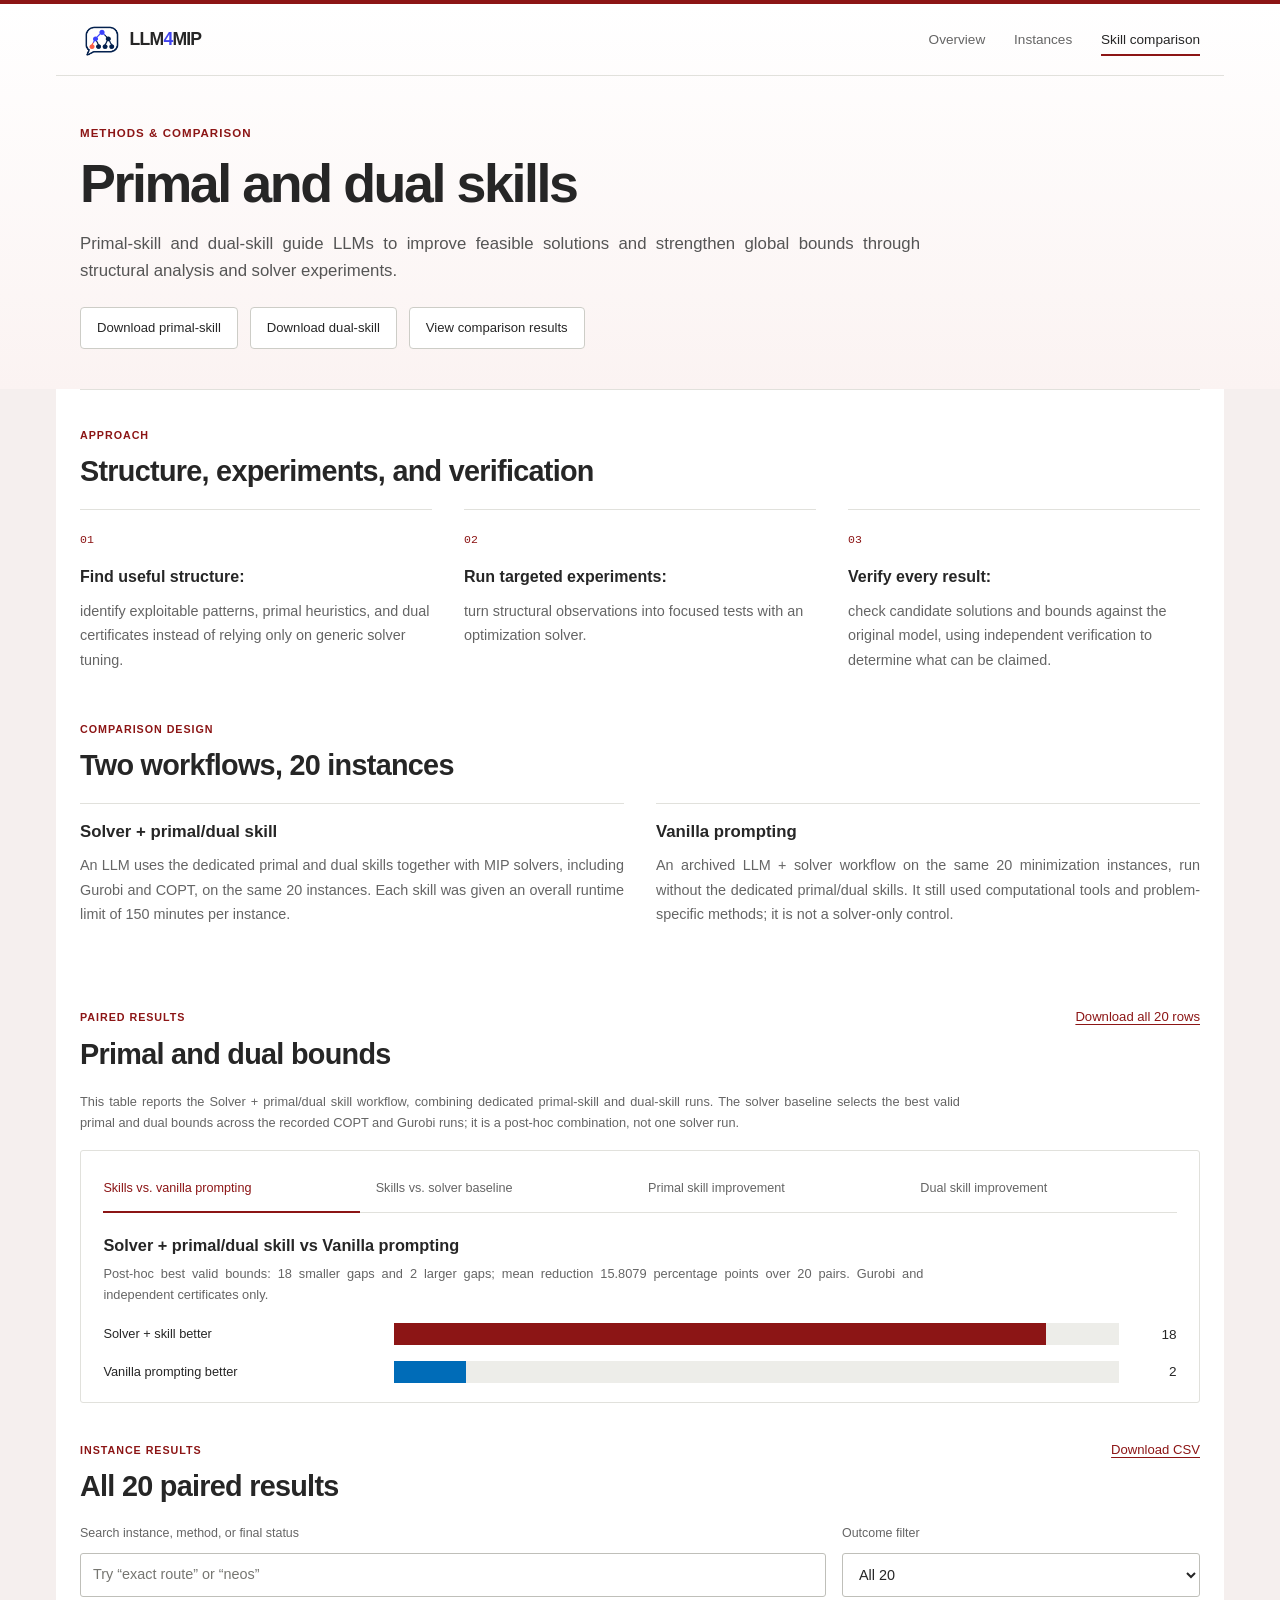
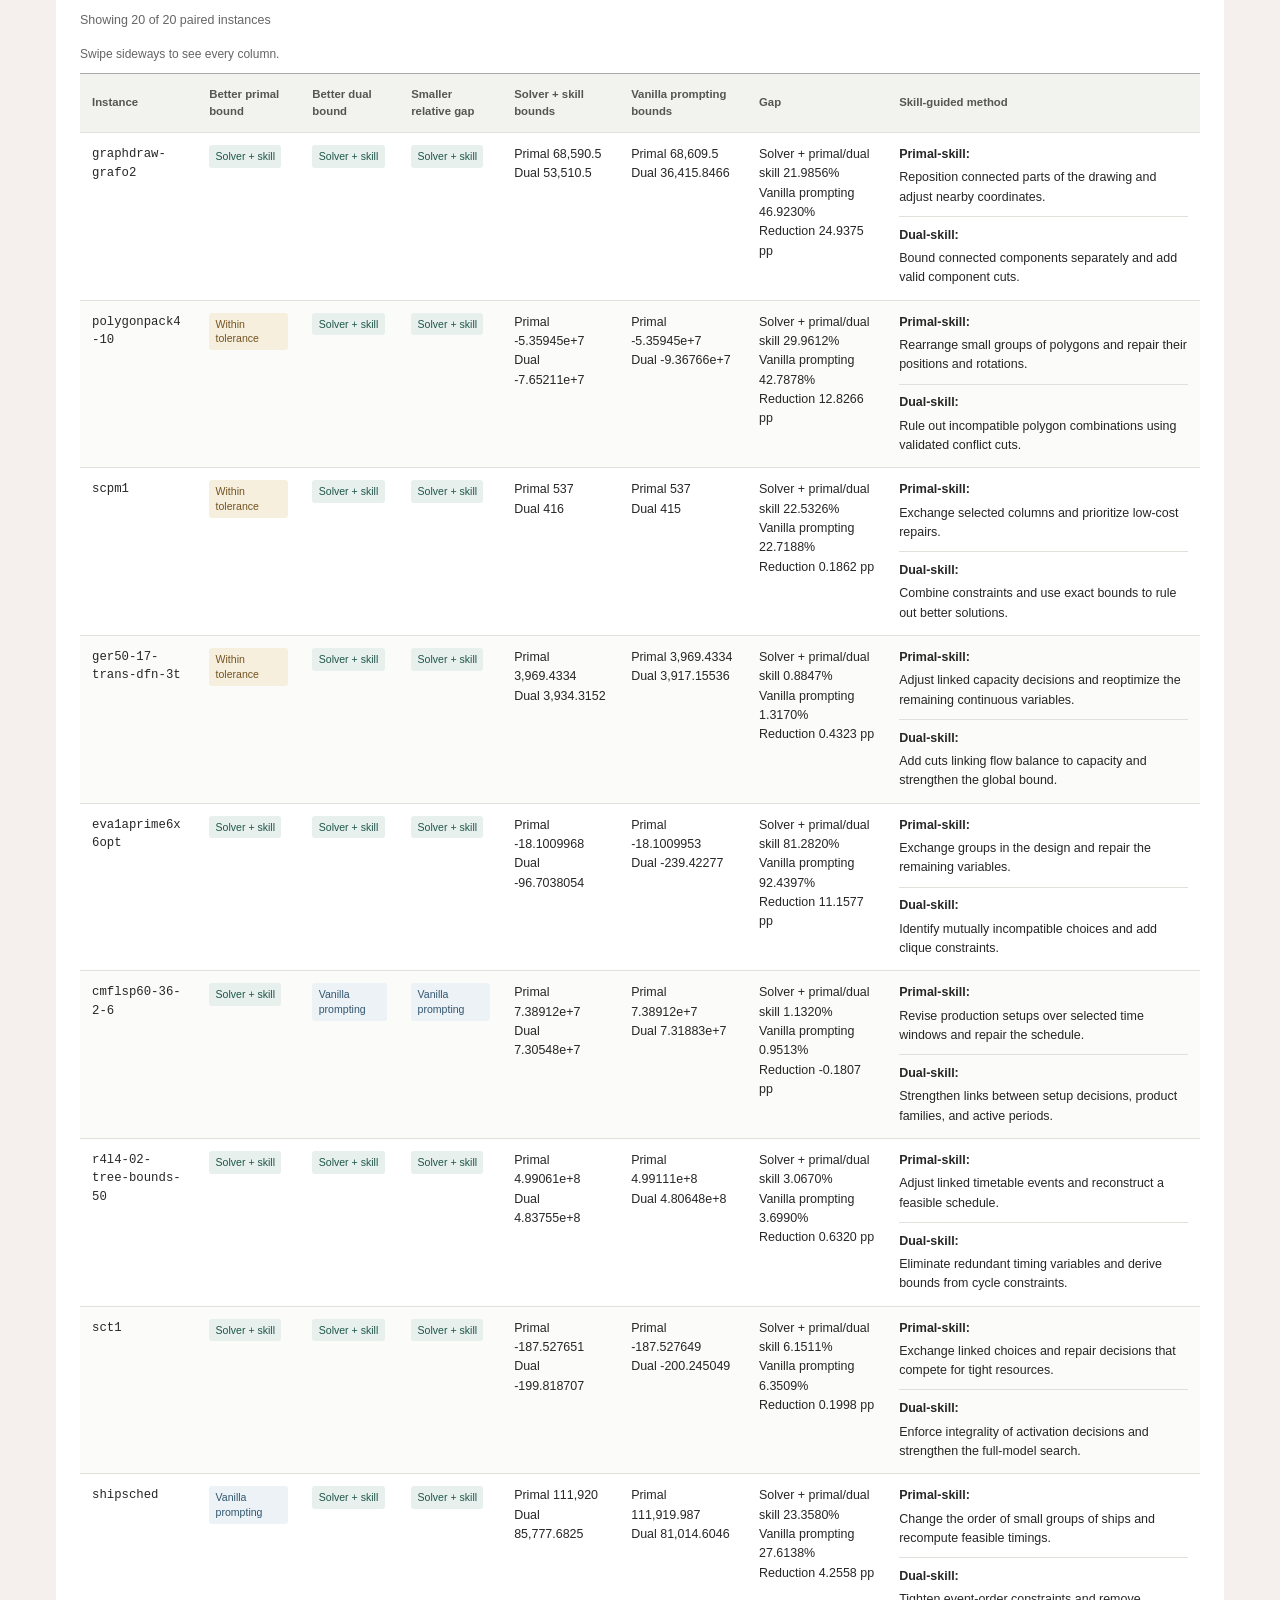
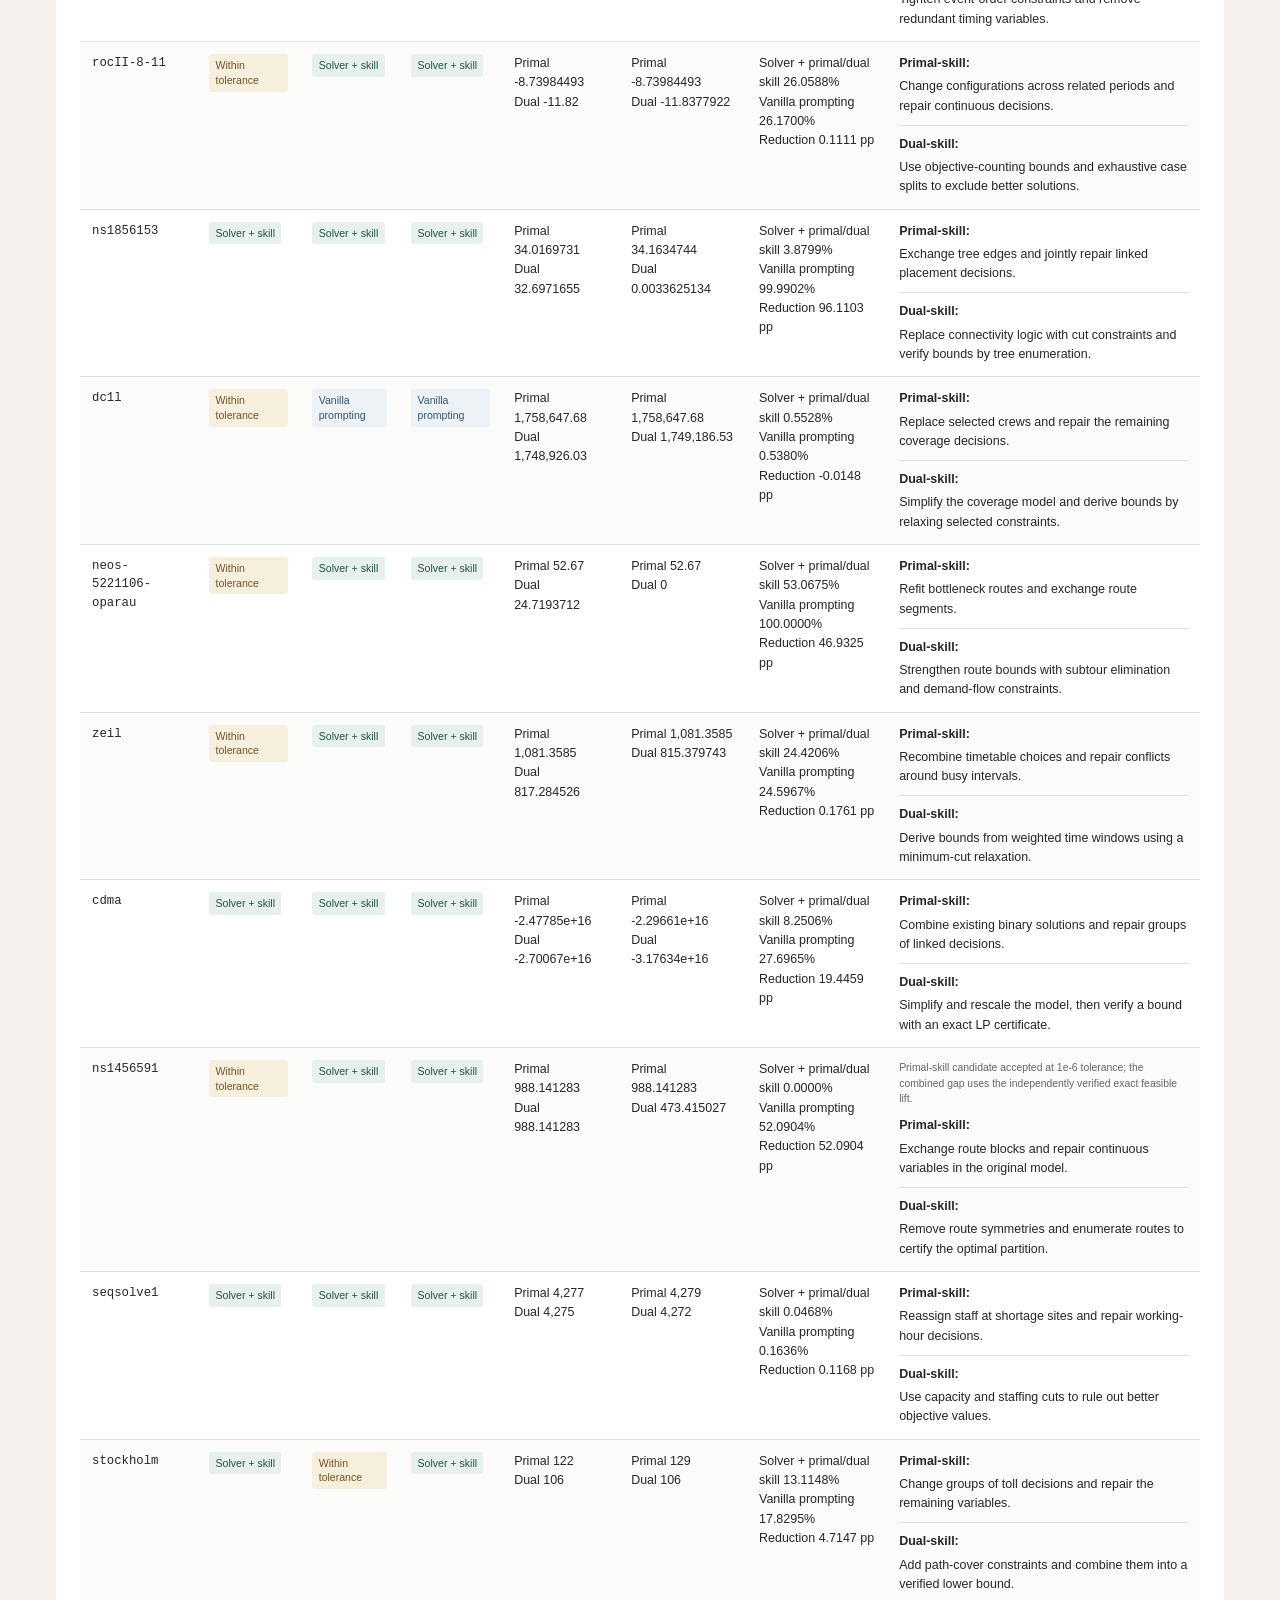
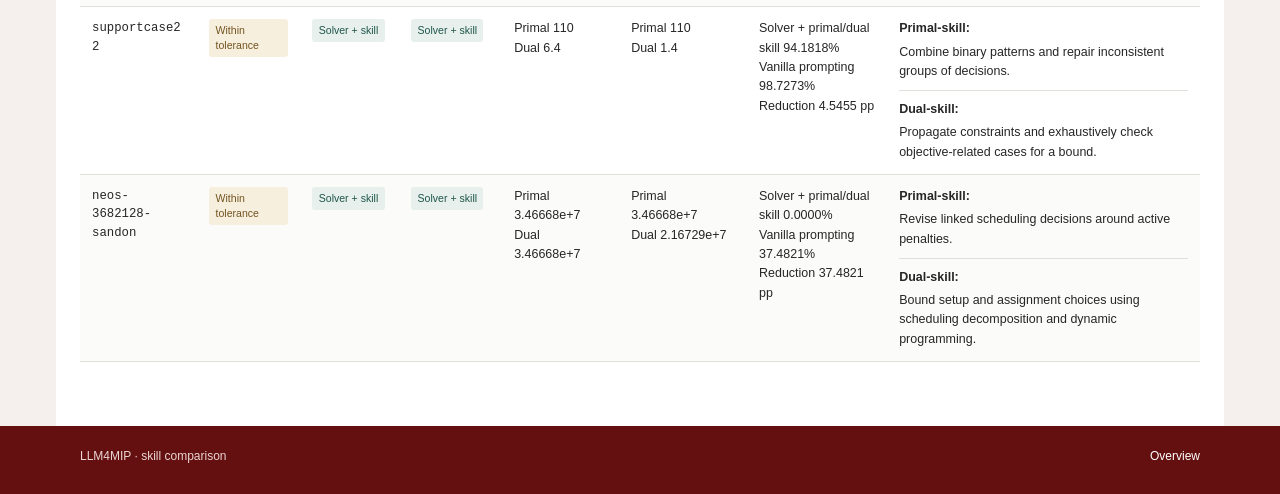
<file: skill/index.html>
<!doctype html>
<html lang="en">
<head>
  <meta charset="utf-8">
  <!-- Google tag (gtag.js) -->
  <script async src="https://www.googletagmanager.com/gtag/js?id=G-JNJSLE077H"></script>
  <script>
    window.dataLayer = window.dataLayer || [];
    function gtag(){dataLayer.push(arguments);}
    gtag('js', new Date());
    gtag('config', 'G-JNJSLE077H');
  </script>
  <meta name="viewport" content="width=device-width, initial-scale=1">
  <meta name="description" content="Download the primal and dual skills and review the 20-instance comparison of Solver + primal/dual skill with Vanilla prompting.">
  <title>Skill-Based Workflow Comparison | LLM4MIP</title>
  <link rel="icon" type="image/png" href="../assets/llm4mip-icon.png">
  <link rel="stylesheet" href="../assets/site.css">
</head>
<body class="detail-page skill-page">
  <a class="skip-link" href="#main">Skip to main content</a>
  <header class="site-header">
    <nav class="nav-wrap" aria-label="Primary navigation">
      <a class="brand" href="../"><img class="brand-icon" src="../assets/llm4mip-icon.png" width="1254" height="1254" alt=""><span>LLM<span class="brand-four">4</span>MIP</span></a>
      <div class="nav-links">
        <a href="../">Overview</a>
        <a href="../instances/">Instances</a>
        <a href="./" aria-current="page">Skill comparison</a>
        <!-- Temporarily hidden: <a href="../solver-replacement/">Replace solvers?</a> -->
        <!-- Temporarily hidden: <a href="../technical-report.pdf">Report</a> -->
      </div>
    </nav>
    <div class="hero">
      <div class="hero-inner">
        <p class="eyebrow">Methods &amp; comparison</p>
        <h1>Primal and dual skills</h1>
        <p class="dek">Primal-skill and dual-skill guide LLMs to improve feasible solutions and strengthen global bounds through structural analysis and solver experiments.</p>
        <div class="hero-actions">
          <a class="button light" href="../downloads/primal-current-skill.tar.gz" download>Download primal-skill</a>
          <a class="button light" href="../downloads/dual-current-skill.tar.gz" download>Download dual-skill</a>
          <a class="button ghost" href="#results">View comparison results</a>
        </div>
      </div>
    </div>
  </header>

  <main id="main" class="page-shell" tabindex="-1">
    <div class="content">
      <section class="section" aria-labelledby="skill-heading">
        <div class="section-head">
          <div>
            <p class="eyebrow">Approach</p>
            <h2 id="skill-heading">Structure, experiments, and verification</h2>
          </div>
          <!-- <p>The COPT and Gurobi versions follow the same research approach, with solver-specific tools for model inspection and profiling.</p> -->
        </div>
        <ul class="skill-focus-list">
          <li><strong>Find useful structure:</strong> identify exploitable patterns, primal heuristics, and dual certificates instead of relying only on generic solver tuning.</li>
          <li><strong>Run targeted experiments:</strong> turn structural observations into focused tests with an optimization solver.</li>
          <li><strong>Verify every result:</strong> check candidate solutions and bounds against the original model, using independent verification to determine what can be claimed.</li>
        </ul>
      </section>

      <section class="section" aria-labelledby="design-heading">
        <div class="section-head">
          <div>
            <p class="eyebrow">Comparison design</p>
            <h2 id="design-heading">Two workflows, 20 instances</h2>
          </div>
        </div>
        <div class="download-grid">
          <article class="download-card">
            <h3>Solver + primal/dual skill</h3>
            <p>An LLM uses the dedicated primal and dual skills together with MIP solvers, including Gurobi and COPT, on the same 20 instances. Each skill was given an overall runtime limit of 150 minutes per instance.</p>
          </article>
          <article class="download-card">
            <h3>Vanilla prompting</h3>
            <p>An archived LLM + solver workflow on the same 20 minimization instances, run without the dedicated primal/dual skills. It still used computational tools and problem-specific methods; it is not a solver-only control.</p>
          </article>
        </div>
      </section>

      <section id="results" class="section" aria-labelledby="results-heading">
        <div class="section-head">
          <div>
            <p class="eyebrow">Paired results</p>
            <h2 id="results-heading">Primal and dual bounds</h2>
          </div>
          <a href="../downloads/primal-dual-comparison.csv">Download all 20 rows</a>
        </div>
        <p class="note">This table reports the Solver + primal/dual skill workflow, combining dedicated primal-skill and dual-skill runs. The solver baseline selects the best valid primal and dual bounds across the recorded COPT and Gurobi runs; it is a post-hoc combination, not one solver run.</p>
        <div class="panel">
          <div class="tabs focused-tabs" role="group" aria-label="Skill comparison">
            <button type="button" data-focused="gap" aria-pressed="true">Skills vs. vanilla prompting</button>
            <button type="button" data-focused="solver" aria-pressed="false">Skills vs. solver baseline</button>
            <button type="button" data-focused="primal" aria-pressed="false">Primal skill improvement</button>
            <button type="button" data-focused="dual" aria-pressed="false">Dual skill improvement</button>
          </div>
          <h3 id="focused-title"></h3>
          <p id="focused-note" class="chart-note" aria-live="polite"></p>
          <div id="focused-chart" class="bar-list"></div>
        </div>
        <div class="section-head">
          <div>
            <p class="eyebrow">Instance results</p>
            <h2>All 20 paired results</h2>
          </div>
          <a href="../downloads/primal-dual-comparison.csv">Download CSV</a>
        </div>
        <div class="controls">
          <div class="field">
            <label for="focused-search">Search instance, method, or final status</label>
            <input id="focused-search" type="search" placeholder="Try “exact route” or “neos”" autocomplete="off">
          </div>
          <div class="field">
            <label for="focused-filter">Outcome filter</label>
            <select id="focused-filter">
              <option value="all">All 20</option>
              <option value="win">Solver + skill better</option>
              <option value="tie">Tie</option>
              <option value="loss">Vanilla prompting better</option>
            </select>
          </div>
        </div>
        <p id="focused-count" class="result-count" aria-live="polite"></p>
        <p class="scroll-hint">Swipe sideways to see every column.</p>
        <div class="table-wrap" tabindex="0" role="region" aria-label="Skill comparison results">
          <table class="results-table">
            <thead><tr id="focused-head"></tr></thead>
            <tbody id="focused-body"></tbody>
          </table>
        </div>
        <noscript><p>The charts and table require JavaScript. The complete results are available in the downloadable CSV.</p></noscript>
      </section>

      <!-- Temporarily hidden downloads section.
      <section class="section" aria-labelledby="downloads-heading">
        <div class="section-head"><div><p class="eyebrow">Downloads</p><h2 id="downloads-heading">Download comparison materials</h2></div></div>
        <div class="download-grid">
          <article class="download-card"><h3>Skill packages</h3><p>Choose the solver-native profiler and instructions matching your workflow.</p><a class="button small" href="../downloads/primal-current-skill.tar.gz" download>COPT skill</a> <a class="button small" href="../downloads/dual-current-skill.tar.gz" download>Gurobi skill</a></article>
          <article class="download-card"><h3>Benchmark results package</h3><p>Complete comparison materials, including the report, analysis script, source notes, CSV, and machine-readable validation records.</p><a class="button small" href="../downloads/skill-experiment-evidence.tar.gz" download>Results .tar.gz</a></article>
          <article class="download-card"><h3>Machine-readable results</h3><p>Unrounded instance-level values and comparison labels.</p><a class="button small" href="../downloads/skill-comparison.csv">CSV</a> <a class="button small" href="../downloads/skill-comparison-audit.json">Audit JSON</a></article>
          <article class="download-card"><h3>Methods and provenance</h3><p>The narrative report and the exact source/reproduction notes used for this page.</p><a class="button small" href="../downloads/skill-comparison-report.md">Report.md</a> <a class="button small" href="../downloads/skill-comparison-source.md">Source.md</a></article>
        </div>
      </section>
      -->
    </div>
  </main>

  <footer class="footer"><div class="footer-inner"><span>LLM4MIP · skill comparison</span><span><a href="../">Overview</a><!-- Temporarily hidden: · <a href="../solver-replacement/">Can LLMs replace solvers?</a> --></span></div></footer>
  <script src="../assets/focused-skill-data.js"></script>
  <script src="../assets/focused-skill.js"></script>
</body>
</html>
</file>
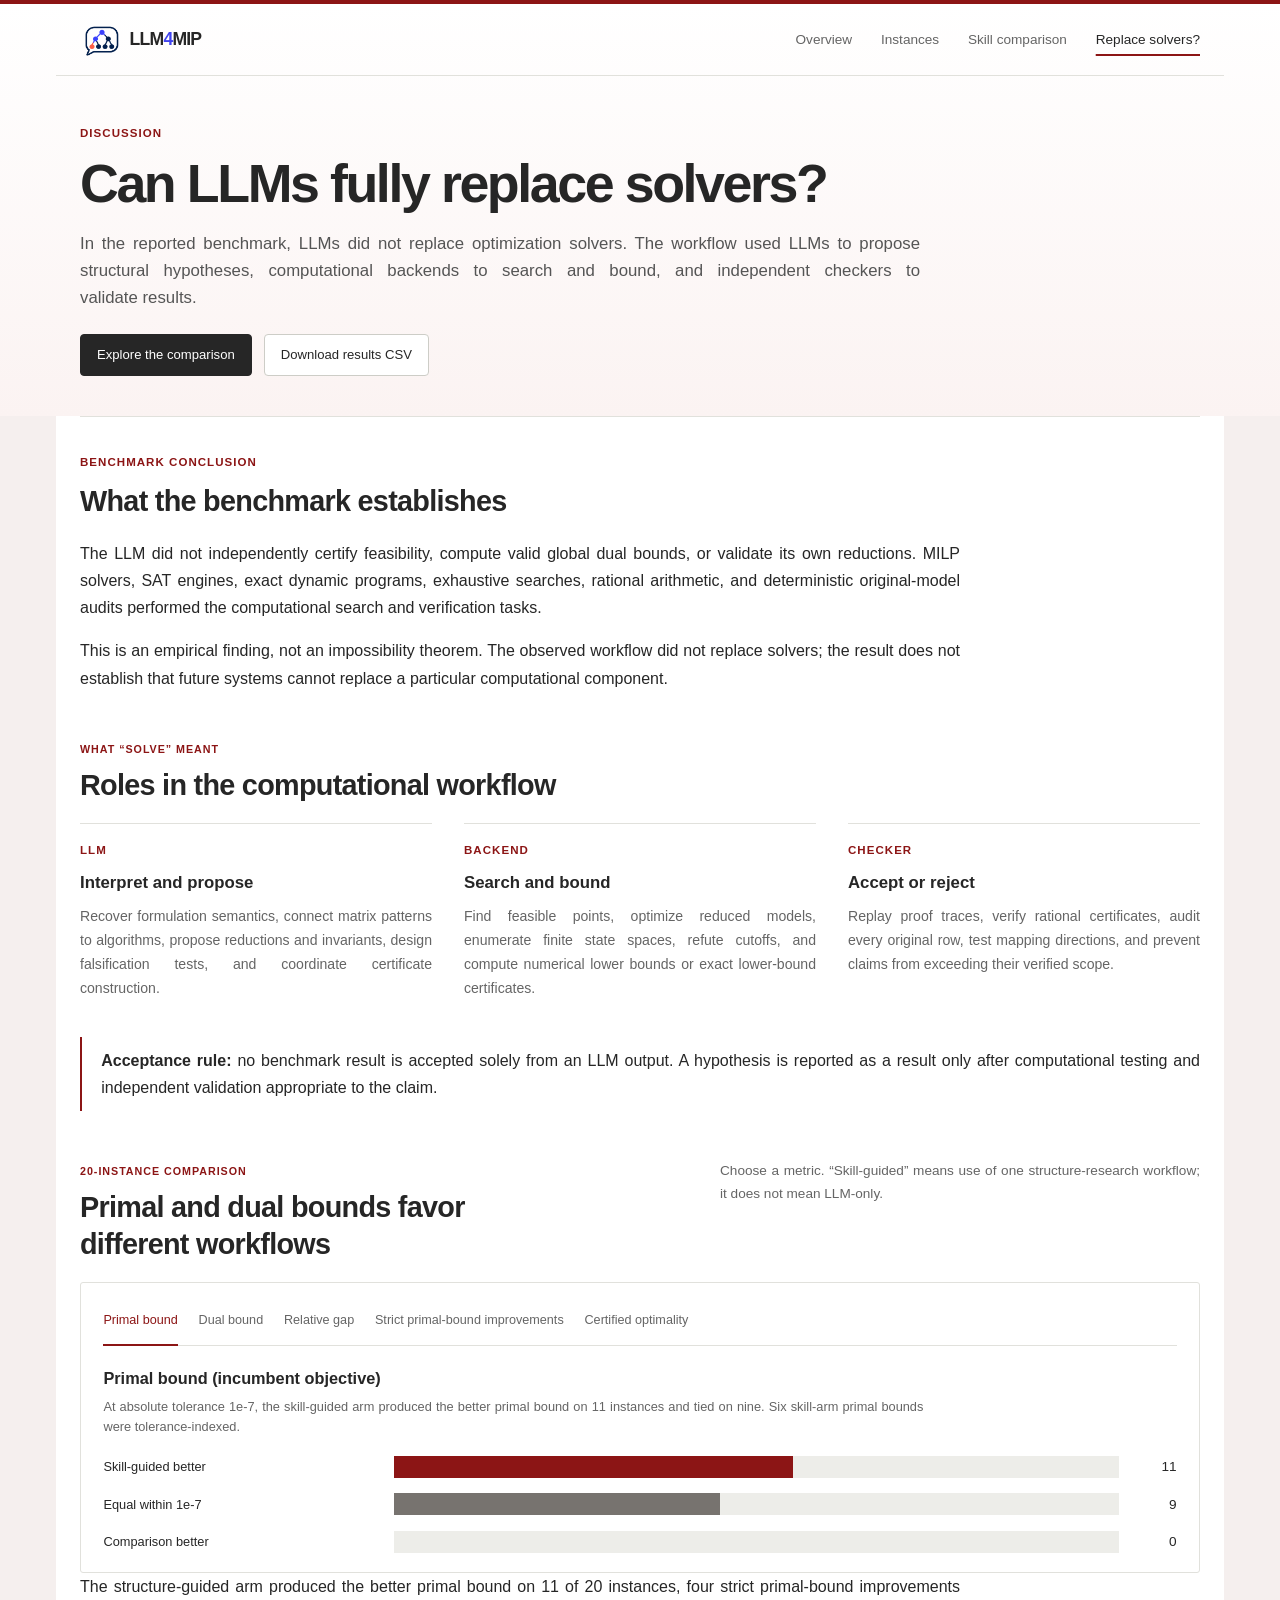
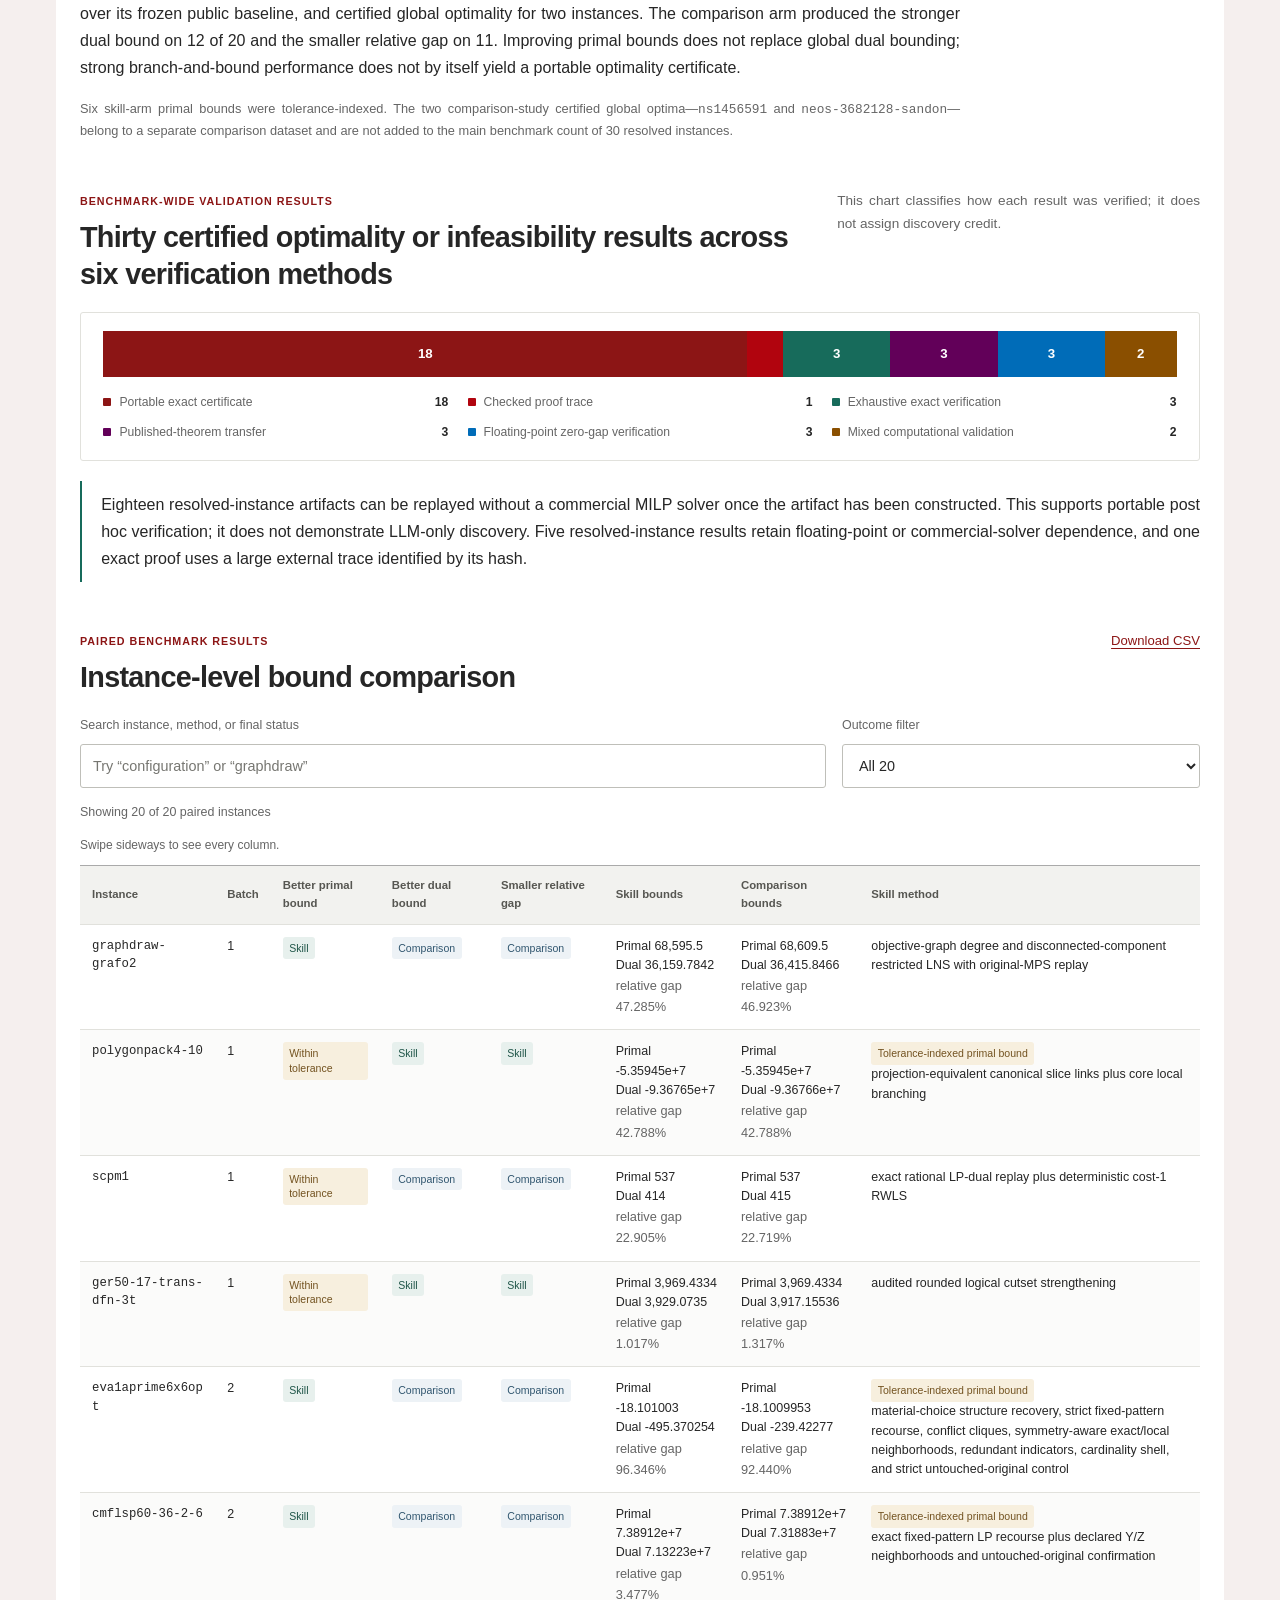
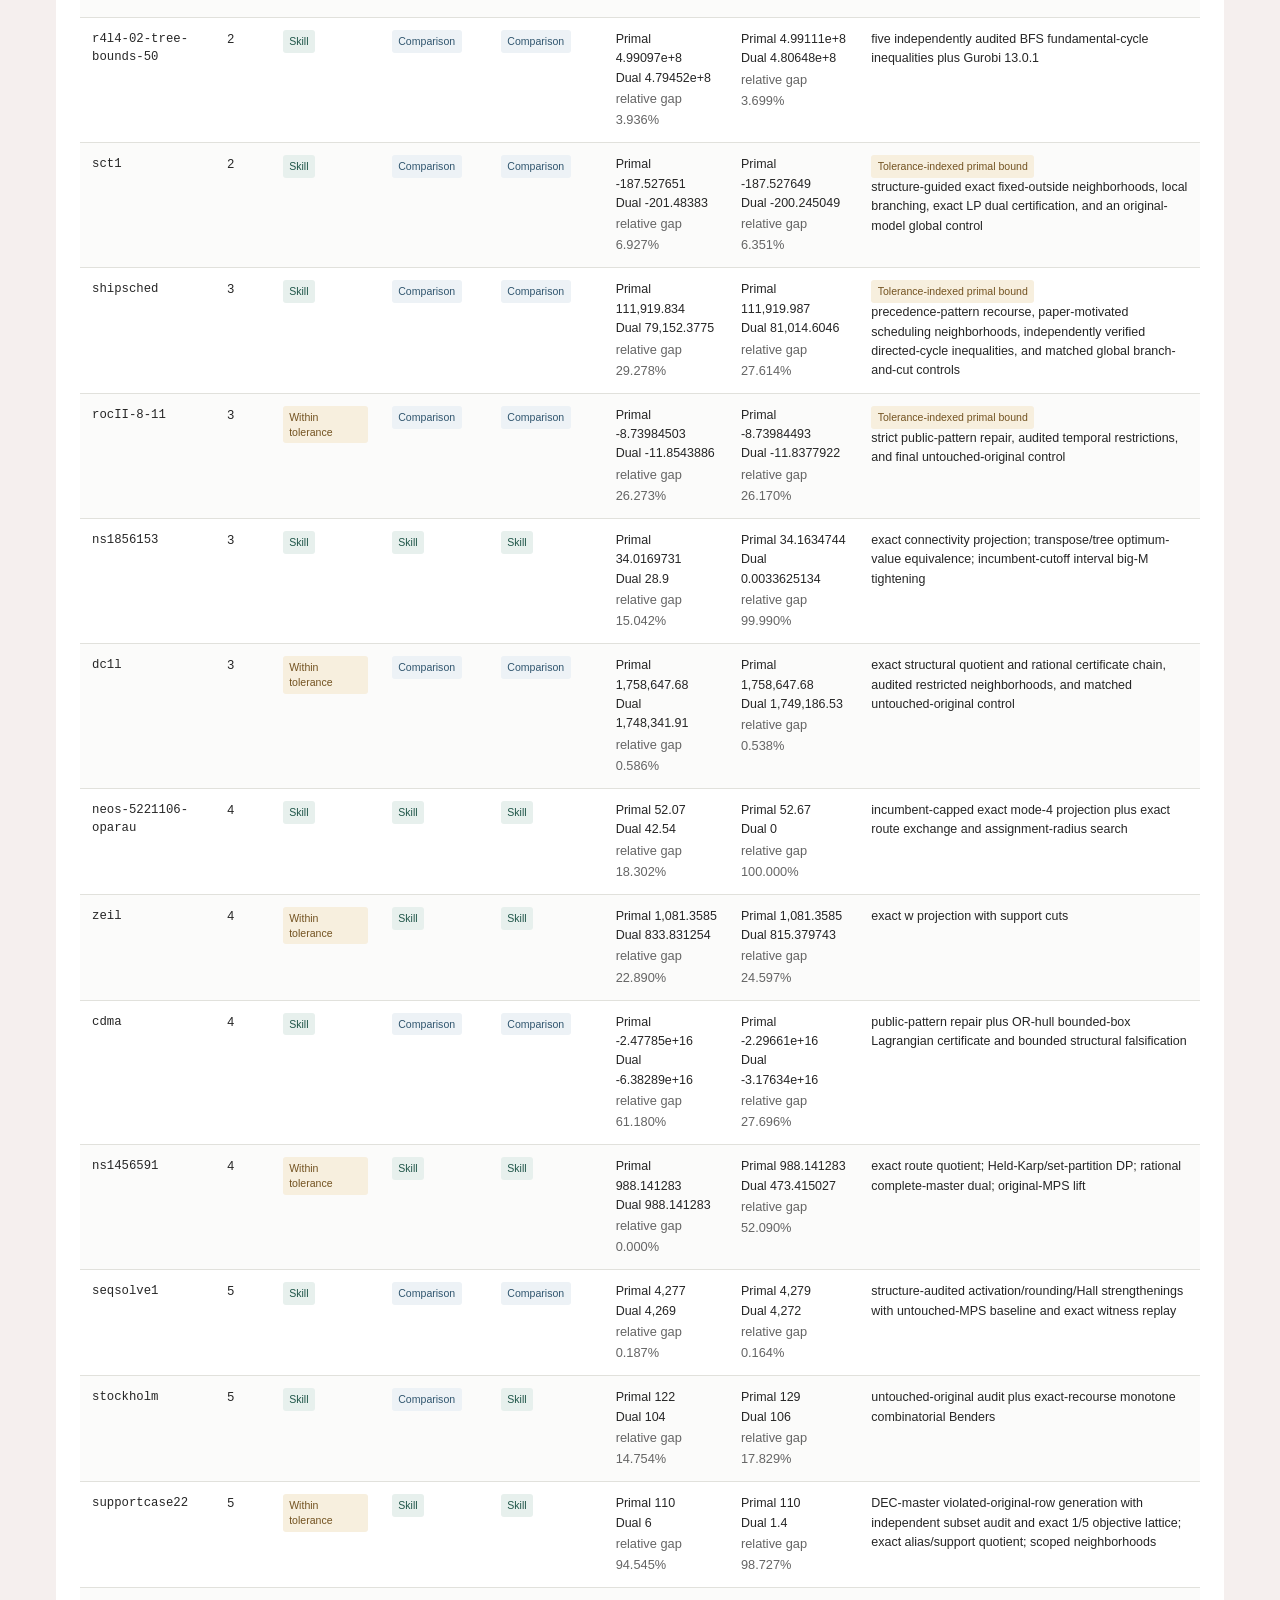
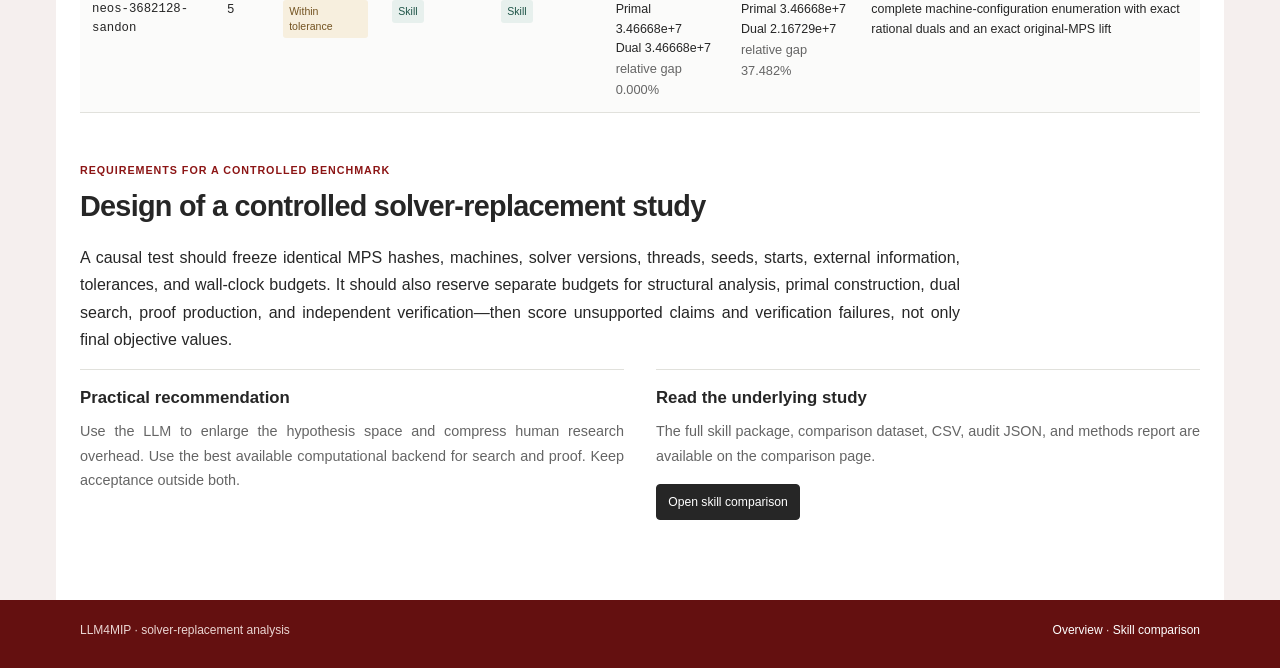
<file: solver-replacement/index.html>
<!doctype html>
<html lang="en">
<head>
  <meta charset="utf-8">
  <!-- Google tag (gtag.js) -->
  <script async src="https://www.googletagmanager.com/gtag/js?id=G-JNJSLE077H"></script>
  <script>
    window.dataLayer = window.dataLayer || [];
    function gtag(){dataLayer.push(arguments);}
    gtag('js', new Date());
    gtag('config', 'G-JNJSLE077H');
  </script>
  <meta name="viewport" content="width=device-width, initial-scale=1">
  <meta name="description" content="Comparative analysis of whether LLMs can fully replace optimization solvers, based on the LLM4MIP benchmark and a 20-instance workflow comparison.">
  <title>Can LLMs Fully Replace Solvers? | LLM4MIP</title>
  <link rel="icon" type="image/png" href="../assets/llm4mip-icon.png">
  <link rel="stylesheet" href="../assets/site.css">
</head>
<body class="detail-page solver-page">
  <a class="skip-link" href="#main">Skip to main content</a>
  <header class="site-header">
    <nav class="nav-wrap" aria-label="Primary navigation">
      <a class="brand" href="../"><img class="brand-icon" src="../assets/llm4mip-icon.png" width="1254" height="1254" alt=""><span>LLM<span class="brand-four">4</span>MIP</span></a>
      <div class="nav-links">
        <a href="../">Overview</a>
        <a href="../instances/">Instances</a>
        <a href="../skill/">Skill comparison</a>
        <a href="./" aria-current="page">Replace solvers?</a>
        <!-- Temporarily hidden: <a href="../technical-report.pdf">Report</a> -->
      </div>
    </nav>
    <div class="hero">
      <div class="hero-inner">
        <p class="eyebrow">Discussion</p>
        <h1>Can LLMs fully replace solvers?</h1>
        <p class="dek">In the reported benchmark, LLMs did not replace optimization solvers. The workflow used LLMs to propose structural hypotheses, computational backends to search and bound, and independent checkers to validate results.</p>
        <div class="hero-actions">
          <a class="button" href="../skill/">Explore the comparison</a>
          <a class="button ghost" href="../downloads/skill-comparison.csv">Download results CSV</a>
        </div>
      </div>
    </div>
  </header>

  <main id="main" class="page-shell" tabindex="-1">
    <div class="content">
      <section class="section verdict" aria-labelledby="verdict-heading">
        <div class="verdict-copy">
          <p class="eyebrow">Benchmark conclusion</p>
          <h2 id="verdict-heading">What the benchmark establishes</h2>
          <p>The LLM did not independently certify feasibility, compute valid global dual bounds, or validate its own reductions. MILP solvers, SAT engines, exact dynamic programs, exhaustive searches, rational arithmetic, and deterministic original-model audits performed the computational search and verification tasks.</p>
          <p>This is an empirical finding, not an impossibility theorem. The observed workflow did not replace solvers; the result does not establish that future systems cannot replace a particular computational component.</p>
        </div>
      </section>

      <section class="section" aria-labelledby="roles-heading">
        <div class="section-head"><div><p class="eyebrow">What “solve” meant</p><h2 id="roles-heading">Roles in the computational workflow</h2></div></div>
        <div class="division">
          <article><p class="eyebrow">LLM</p><h3>Interpret and propose</h3><p>Recover formulation semantics, connect matrix patterns to algorithms, propose reductions and invariants, design falsification tests, and coordinate certificate construction.</p></article>
          <article><p class="eyebrow">Backend</p><h3>Search and bound</h3><p>Find feasible points, optimize reduced models, enumerate finite state spaces, refute cutoffs, and compute numerical lower bounds or exact lower-bound certificates.</p></article>
          <article><p class="eyebrow">Checker</p><h3>Accept or reject</h3><p>Replay proof traces, verify rational certificates, audit every original row, test mapping directions, and prevent claims from exceeding their verified scope.</p></article>
        </div>
        <div class="callout"><p><strong>Acceptance rule:</strong> no benchmark result is accepted solely from an LLM output. A hypothesis is reported as a result only after computational testing and independent validation appropriate to the claim.</p></div>
      </section>

      <section class="section" aria-labelledby="mixed-heading">
        <div class="section-head">
          <div><p class="eyebrow">20-instance comparison</p><h2 id="mixed-heading">Primal and dual bounds favor different workflows</h2></div>
          <p>Choose a metric. “Skill-guided” means use of one structure-research workflow; it does not mean LLM-only.</p>
        </div>
        <div class="panel">
          <div class="tabs" role="group" aria-label="Comparison metric">
            <button type="button" data-metric="primal" aria-pressed="true">Primal bound</button>
            <button type="button" data-metric="dual" aria-pressed="false">Dual bound</button>
            <button type="button" data-metric="gap" aria-pressed="false">Relative gap</button>
            <button type="button" data-metric="strict" aria-pressed="false">Strict primal-bound improvements</button>
            <button type="button" data-metric="closure" aria-pressed="false">Certified optimality</button>
          </div>
          <h3 id="metric-title" class="chart-title"></h3>
          <p id="metric-note" class="chart-note" aria-live="polite"></p>
          <div id="metric-chart"></div>
        </div>
        <p>The structure-guided arm produced the better primal bound on 11 of 20 instances, four strict primal-bound improvements over its frozen public baseline, and certified global optimality for two instances. The comparison arm produced the stronger dual bound on 12 of 20 and the smaller relative gap on 11. Improving primal bounds does not replace global dual bounding; strong branch-and-bound performance does not by itself yield a portable optimality certificate.</p>
        <p class="note">Six skill-arm primal bounds were tolerance-indexed. The two comparison-study certified global optima—<span class="mono">ns1456591</span> and <span class="mono">neos-3682128-sandon</span>—belong to a separate comparison dataset and are not added to the main benchmark count of 30 resolved instances.</p>
      </section>

      <section class="section" aria-labelledby="verification-heading">
        <div class="section-head">
          <div><p class="eyebrow">Benchmark-wide validation results</p><h2 id="verification-heading">Thirty certified optimality or infeasibility results across six verification methods</h2></div>
          <p>This chart classifies how each result was verified; it does not assign discovery credit.</p>
        </div>
        <div class="panel">
          <div class="stack" role="img" aria-label="18 portable exact certificates, 1 checked proof trace, 3 exhaustive exact verifications, 3 published-theorem transfers, 3 floating-point zero-gap verifications, 2 mixed computational validation results">
            <div class="stack-segment" style="width:60%;background:#8c1515">18</div>
            <div class="stack-segment" style="width:3.333%;background:#b1040e"></div>
            <div class="stack-segment" style="width:10%;background:#176b5b">3</div>
            <div class="stack-segment" style="width:10%;background:#620059">3</div>
            <div class="stack-segment" style="width:10%;background:#006cb8">3</div>
            <div class="stack-segment" style="width:6.667%;background:#8A4F00">2</div>
          </div>
          <div class="legend legend-6">
            <div class="legend-item"><span class="swatch" style="background:#8c1515"></span><span>Portable exact certificate</span><strong>18</strong></div>
            <div class="legend-item"><span class="swatch" style="background:#b1040e"></span><span>Checked proof trace</span><strong>1</strong></div>
            <div class="legend-item"><span class="swatch" style="background:#176b5b"></span><span>Exhaustive exact verification</span><strong>3</strong></div>
            <div class="legend-item"><span class="swatch" style="background:#620059"></span><span>Published-theorem transfer</span><strong>3</strong></div>
            <div class="legend-item"><span class="swatch" style="background:#006cb8"></span><span>Floating-point zero-gap verification</span><strong>3</strong></div>
            <div class="legend-item"><span class="swatch" style="background:#8A4F00"></span><span>Mixed computational validation</span><strong>2</strong></div>
          </div>
        </div>
        <div class="callout green"><p>Eighteen resolved-instance artifacts can be replayed without a commercial MILP solver once the artifact has been constructed. This supports portable post hoc verification; it does not demonstrate LLM-only discovery. Five resolved-instance results retain floating-point or commercial-solver dependence, and one exact proof uses a large external trace identified by its hash.</p></div>
      </section>

      <section class="section" aria-labelledby="inspect-heading">
        <div class="section-head"><div><p class="eyebrow">Paired benchmark results</p><h2 id="inspect-heading">Instance-level bound comparison</h2></div><a href="../downloads/skill-comparison.csv">Download CSV</a></div>
        <div class="controls">
          <div class="field"><label for="comparison-search">Search instance, method, or final status</label><input id="comparison-search" type="search" placeholder="Try “configuration” or “graphdraw”" autocomplete="off"></div>
          <div class="field"><label for="comparison-filter">Outcome filter</label><select id="comparison-filter"><option value="all">All 20</option><option value="skill-primal">Skill better primal bound</option><option value="skill-dual">Skill better dual bound</option><option value="comparison-dual">Comparison better dual bound</option><option value="strict">Skill strict baseline improvement</option><option value="exact">Skill certified global optimum</option><option value="tolerance">Tolerance-indexed skill primal bound</option></select></div>
        </div>
        <p id="comparison-count" class="result-count" aria-live="polite"></p>
        <p class="scroll-hint">Swipe sideways to see every column.</p>
        <div class="table-wrap" tabindex="0" role="region" aria-label="Scrollable solver-replacement comparison table"><table class="results-table"><thead><tr><th scope="col">Instance</th><th scope="col">Batch</th><th scope="col">Better primal bound</th><th scope="col">Better dual bound</th><th scope="col">Smaller relative gap</th><th scope="col">Skill bounds</th><th scope="col">Comparison bounds</th><th scope="col">Skill method</th></tr></thead><tbody id="comparison-body"></tbody></table></div>
        <noscript><p class="noscript">The filterable table requires JavaScript. The complete values are available in the downloadable CSV.</p></noscript>
      </section>

      <section class="section" aria-labelledby="future-heading">
        <div class="section-head"><div><p class="eyebrow">Requirements for a controlled benchmark</p><h2 id="future-heading">Design of a controlled solver-replacement study</h2></div></div>
        <p>A causal test should freeze identical MPS hashes, machines, solver versions, threads, seeds, starts, external information, tolerances, and wall-clock budgets. It should also reserve separate budgets for structural analysis, primal construction, dual search, proof production, and independent verification—then score unsupported claims and verification failures, not only final objective values.</p>
        <div class="download-grid">
          <article class="download-card"><h3>Practical recommendation</h3><p>Use the LLM to enlarge the hypothesis space and compress human research overhead. Use the best available computational backend for search and proof. Keep acceptance outside both.</p></article>
          <article class="download-card"><h3>Read the underlying study</h3><p>The full skill package, comparison dataset, CSV, audit JSON, and methods report are available on the comparison page.</p><a class="button small" href="../skill/">Open skill comparison</a></article>
        </div>
      </section>
    </div>
  </main>

  <footer class="footer"><div class="footer-inner"><span>LLM4MIP · solver-replacement analysis</span><span><a href="../">Overview</a> · <a href="../skill/">Skill comparison</a></span></div></footer>
  <script src="../assets/comparison-data.js"></script>
  <script src="../assets/comparison.js"></script>
</body>
</html>
</file>
<file: assets/site.css>
:root {
  color-scheme: light;
  --cardinal: #8c1515;
  --cardinal-dark: #641010;
  --ink: #262626;
  --muted: #656565;
  --paper: #fff;
  --wash: #f7f7f5;
  --soft-red: #faf3f2;
  --page-tint: #f5efee;
  --cardinal-wash: #fbf3f2;
  --line: #e1e1dc;
  --green: #176b5b;
  --blue: #006cb8;
  --purple: #620059;
  --gold: #8a4f00;
  --sans: -apple-system, BlinkMacSystemFont, "Segoe UI", Helvetica, Arial, sans-serif;
  --mono: ui-monospace, SFMono-Regular, Menlo, Consolas, monospace;
}

* { box-sizing: border-box; }
html { scroll-behavior: smooth; scroll-padding-top: 2rem; -webkit-text-size-adjust: 100%; text-size-adjust: 100%; }
body { min-width: 320px; margin: 0; color: var(--ink); background: var(--page-tint); font-family: var(--sans); font-size: 16px; line-height: 1.7; -webkit-font-smoothing: antialiased; }
img, svg, video, canvas { max-width: 100%; height: auto; }
a { color: var(--cardinal); text-decoration-thickness: 1px; text-underline-offset: 0.22em; }
a:hover { color: var(--cardinal-dark); }
a, button, input, select { touch-action: manipulation; }
button, input, select { font: inherit; }
a:focus-visible, button:focus-visible, input:focus-visible, select:focus-visible, summary:focus-visible, [tabindex="0"]:focus-visible { outline: 2px solid var(--blue); outline-offset: 4px; }
.skip-link { position: absolute; left: -9999px; top: 0; z-index: 20; padding: 0.7rem 1rem; background: var(--paper); color: var(--ink); }
.skip-link:focus { left: 1rem; top: 1rem; }
h1, h2, h3, h4, p { overflow-wrap: break-word; }
h1, h2, h3, h4 { color: var(--ink); }
h2, h3, h4 { font-weight: 600; }
h3 { line-height: 1.4; }
p { margin: 0 0 1rem; text-align: justify; }

/* A shared, quiet masthead across the research pages. */
.site-header { border-top: 4px solid var(--cardinal); background: linear-gradient(180deg, #fff 0%, var(--cardinal-wash) 100%); }
.nav-wrap { max-width: 1168px; margin: auto; min-height: 72px; padding: 0 24px; display: flex; align-items: center; justify-content: space-between; gap: 1.5rem; border-bottom: 1px solid var(--line); }
.brand { color: var(--ink); text-decoration: none; font-size: 1.1rem; font-weight: 750; letter-spacing: -0.045em; }
.brand-dot { color: var(--cardinal); }
.brand { display: inline-flex; align-items: center; gap: 0.35rem; flex-shrink: 0; }
.brand-icon { display: block; width: 44px; height: 44px; object-fit: contain; }
.brand-four { color: #4144ef; }
/* Frame the supplied wordmark's whitespace without altering the original image. */
.hero-wordmark { position: relative; width: min(360px, 100%); aspect-ratio: 1494 / 362; overflow: hidden; margin-bottom: 1.5rem; mix-blend-mode: multiply; }
.hero-wordmark img { position: absolute; width: 118.7416%; max-width: none; height: auto; left: -9.5047%; top: -74.5856%; }
.nav-links { display: flex; flex-wrap: wrap; gap: 1.8rem; align-items: center; }
.nav-links a { display: inline-flex; align-items: center; min-height: 44px; color: var(--muted); font-size: 0.85rem; text-decoration: none; }
.nav-links a:hover, .nav-links a[aria-current="page"] { color: var(--ink); }
.nav-links a[aria-current="page"] { text-decoration: underline; text-decoration-color: var(--cardinal); text-decoration-thickness: 2px; text-underline-offset: 0.7em; }
.hero { padding: 3rem 24px 2.75rem; }
.hero-inner { max-width: 1120px; margin: auto; }
.manuscript-meta { display: flex; justify-content: space-between; align-items: baseline; gap: 1rem; margin-bottom: 1.6rem; }
.eyebrow, .resource-label { margin: 0 0 0.65rem; color: var(--cardinal); font-size: 0.72rem; font-weight: 600; letter-spacing: 0.09em; text-transform: uppercase; }
.manuscript-meta .eyebrow { margin: 0; }
.manuscript-meta time { color: var(--muted); font-size: 0.78rem; white-space: nowrap; }
.hero h1 { max-width: 920px; margin: 0; font-size: clamp(2.4rem, 4.4vw, 3.75rem); font-weight: 650; line-height: 1.08; letter-spacing: -0.045em; text-wrap: balance; }
.home-page .hero h1 { max-width: none; }
.home-page .nav-wrap { min-height: 64px; }
.home-page .hero { padding-block: 1.75rem 1.5rem; }
.home-page .manuscript-meta { margin-bottom: 1.1rem; }
.home-page .byline { margin-top: 1.1rem; }
.home-page .hero-actions { margin-top: 1.1rem; }
.hero .dek { max-width: 800px; margin: 1.2rem 0 0; color: #555; font-size: 1.35rem; line-height: 1.6; text-wrap: pretty; }
.hero .dek strong { color: var(--cardinal); font-weight: 600; }
.byline { margin-top: 1.8rem; }
.author-line { display: flex; flex-wrap: wrap; gap: 0.25rem 1.2rem; margin: 0; font-size: 0.92rem; }
.author-line sup { margin-left: 0.12em; color: var(--cardinal); font-size: 0.7em; }
.author-note { margin: 0.35rem 0 0; color: var(--muted); font-size: 0.73rem; }
.hero-actions { display: flex; align-items: center; flex-wrap: wrap; gap: 0.75rem; margin-top: 1.4rem; }
.button { display: inline-flex; max-width: 100%; gap: 0.8rem; align-items: center; justify-content: center; min-height: 42px; padding: 0.5rem 1rem; border: 1px solid var(--ink); border-radius: 4px; background: var(--ink); color: #fff; font-size: 0.82rem; font-weight: 500; text-align: center; text-decoration: none; cursor: pointer; transition: background-color 150ms, border-color 150ms; }
.button:hover { background: #444; border-color: #444; color: #fff; }
.button.light, .button.ghost { background: var(--paper); border-color: #cdcdc7; color: var(--ink); }
.button.light:hover, .button.ghost:hover { background: var(--wash); border-color: #91918c; }
.button.small { min-height: 36px; padding: 0.4rem 0.7rem; font-size: 0.76rem; }
.button:disabled { cursor: default; opacity: 0.55; }
.text-link { display: inline-flex; align-items: center; min-height: 44px; gap: 0.5rem; margin: 0 0.45rem; color: var(--ink); font-size: 0.82rem; text-decoration: none; }
.text-link:hover { text-decoration: underline; }
.publication-note { margin-left: 0.35rem; color: var(--muted); font-size: 0.76rem; }

/* Text and figures share a consistent reading grid. */
.page-shell { max-width: 1168px; margin: 0 auto; padding: 0 24px; background: var(--paper); }
.content { padding: 0 0 4rem; }
.content.narrow { max-width: 860px; margin: auto; }
.home-layout { padding-top: 0.5rem; }
.section-rail { display: flex; align-items: center; justify-content: space-between; flex-wrap: wrap; gap: 0 1.25rem; margin-bottom: 1.5rem; padding: 0.5rem 0; border-bottom: 1px solid var(--line); }
.section-rail p { margin: 0; color: var(--muted); font-size: 0.68rem; font-weight: 600; letter-spacing: 0.07em; text-transform: uppercase; }
.section-rail a { display: flex; align-items: baseline; gap: 0.6rem; min-height: 40px; padding: 0.5rem 0; color: var(--muted); font-size: 0.78rem; line-height: 1.5; text-decoration: none; }
.section-rail a span { color: #8a8a85; font: 0.65rem var(--mono); }
.section-rail a:hover, .section-rail a[aria-current="location"] { color: var(--cardinal); }
.section { margin-top: 3rem; scroll-margin-top: 2rem; }
.section:first-child { margin-top: 0; }
.section-head { display: flex; align-items: baseline; justify-content: space-between; gap: 1.5rem; margin-bottom: 1.15rem; }
.section-head h2, .section h2 { margin: 0; font-size: clamp(1.4rem, 2.3vw, 1.8rem); line-height: 1.3; letter-spacing: -0.025em; text-wrap: pretty; }
.section-head p { max-width: 480px; margin: 0; color: var(--muted); font-size: 0.85rem; }
.section-head .eyebrow { margin-bottom: 0.55rem; color: var(--cardinal); font-size: 0.67rem; }
.section-head > a { flex-shrink: 0; font-size: 0.82rem; }
.section-number { margin-right: 0.55rem; color: var(--cardinal); font: 500 0.75rem var(--mono); vertical-align: 0.15em; letter-spacing: 0; }
.home-page { font-size: 17px; }
.home-page .content { padding-bottom: 2rem; line-height: 1.65; }
.home-page .section + .section { margin-top: 1.75rem; padding-top: 1.5rem; border-top: 2px solid #a6a29c; }
.home-page .section-head { margin-bottom: 0.85rem; }
.home-page .section-head h2 { font-size: clamp(1.25rem, 1.8vw, 1.4rem); }
.home-page .section-number { font-size: 0.9em; vertical-align: baseline; }
.home-page .section-rail p { font-size: 0.75rem; }
.home-page .section-rail a { font-size: 0.85rem; }
.home-page .section-rail a span { font-size: 0.8rem; }
.home-page .metric-grid { padding: 1.1rem 1.25rem; background: linear-gradient(110deg, #fcf7f6 0%, #f5e8e6 100%); }
.home-page .research-links { display: grid; grid-template-columns: repeat(2, minmax(0, 1fr)); gap: 2rem; }
.home-page .research-links > a { align-items: flex-start; padding-block: 1rem; border-bottom: 0; }
.research-intro > p { max-width: none; }
.miplib-intro { margin-bottom: 0.75rem; }
.miplib-gallery { display: grid; grid-template-columns: repeat(2, minmax(0, 1fr)); margin: 0 0 1.1rem; overflow: hidden; border: 1px solid var(--line); border-radius: 3px; background: var(--wash); }
.miplib-figure { display: flex; min-width: 0; margin: 0; flex-direction: column; border-left: 1px solid var(--line); }
.miplib-figure:first-child { border-left: 0; }
.miplib-figure > a { position: relative; display: block; height: 20rem; overflow: hidden; background: var(--paper); }
.miplib-figure img { position: absolute; inset: 0; display: block; width: 100%; height: 100%; max-width: none; max-height: none; object-fit: contain; }
.miplib-figure figcaption { flex: 1; padding: 0.8rem 0.9rem; border-top: 1px solid var(--line); background: var(--wash); color: var(--muted); font-size: 0.82rem; line-height: 1.55; }
.miplib-figure figcaption strong { color: var(--ink); font-weight: 600; }
.miplib-figure figcaption a { white-space: nowrap; }
.research-takeaway { margin: 1.2rem 0 0; padding: 1rem 1.4rem; border-left: 3px solid var(--cardinal); background: var(--soft-red); }
.research-takeaway .finding-label { margin: 0 0 0.55rem; color: var(--cardinal); font-size: 0.85rem; font-weight: 650; letter-spacing: 0.06em; text-transform: uppercase; }
.research-takeaway .finding-statement { margin: 0 0 0.55rem; color: var(--cardinal-dark); font-size: clamp(1.2rem, 2vw, 1.45rem); line-height: 1.45; }
.research-takeaway .finding-statement:last-child { margin-bottom: 0; }
.research-takeaway strong { font-weight: 650; }
.research-takeaway .finding-note { margin: 0; color: #555; font-size: 1rem; }
.lede { max-width: 860px; font-size: 1.08rem; }
.note, .figure-caption { color: var(--muted); font-size: 0.8rem; line-height: 1.65; }
.figure-caption { margin-top: 1rem; }
.figure-caption span { color: var(--ink); font-weight: 600; }
.mono { font-family: var(--mono); overflow-wrap: anywhere; }
.nav-wrap > *, .hero-inner, .content, .section, .section-head > *, .metric-grid > *, .page-grid > *, .workflow > *, .download-grid > *, .controls > *, .verdict > *, .division > *, .footer-inner > *, .skill-downloads > *, .skill-objective-grid > * { min-width: 0; }

/* Headline results are a single strip, with no decorative cards. */
.metric-grid { display: grid; grid-template-columns: repeat(4, minmax(0, 1fr)); border-top: 1px solid #a6a6a0; border-bottom: 1px solid var(--line); padding: 1.8rem 0; }
.metric { padding: 0 1.4rem; border-left: 1px solid var(--line); }
.metric:first-child { padding-left: 0; border-left: 0; }
.metric:last-child { padding-right: 0; }
.metric strong { display: block; font-size: 2.6rem; font-weight: 500; line-height: 1.1; letter-spacing: -0.055em; font-variant-numeric: tabular-nums; }
.metric:nth-child(2) strong { color: var(--cardinal); }
.metric span { display: block; margin-top: 0.65rem; font-size: 0.79rem; font-weight: 600; }
.metric small { display: block; margin-top: 0.35rem; color: var(--muted); font-size: 0.72rem; line-height: 1.55; }

/* Figures and their controls retain the existing data interactions. */
.panel { padding: 1.15rem 1.4rem; border: 1px solid var(--line); border-radius: 3px; background: var(--paper); }
.tabs { display: flex; flex-wrap: wrap; gap: 0 1.3rem; margin-bottom: 1.25rem; border-bottom: 1px solid var(--line); }
.tabs button { min-height: 44px; margin-bottom: -1px; padding: 0.55rem 0 0.75rem; border: 0; border-bottom: 2px solid transparent; border-radius: 0; background: transparent; color: var(--muted); font-size: 0.79rem; font-weight: 500; text-align: left; cursor: pointer; }
.tabs button:hover { color: var(--ink); }
.tabs button[aria-pressed="true"] { border-bottom-color: var(--cardinal); color: var(--cardinal); }
.tabs.focused-tabs { display: grid; grid-template-columns: repeat(4, minmax(0, 1fr)); gap: 1rem; }
.chart-title, #focused-title { margin: 0; font-size: 1.02rem; font-weight: 600; line-height: 1.5; }
.chart-note { max-width: 820px; margin: 0.4rem 0 1.1rem; color: var(--muted); font-size: 0.8rem; line-height: 1.6; }
.stack { display: flex; width: 100%; min-height: 46px; overflow: hidden; background: var(--line); }
.stack-segment { display: grid; place-items: center; min-width: 4px; padding: 0.3rem; color: #fff; font-weight: 600; font-size: 0.83rem; text-align: center; }
.legend { display: grid; grid-template-columns: repeat(3, minmax(0, 1fr)); gap: 0.7rem 1.2rem; margin-top: 1rem; }
.legend.legend-4 { grid-template-columns: repeat(2, minmax(0, 1fr)); }
.legend.legend-6 { grid-template-columns: repeat(3, minmax(0, 1fr)); }
.legend + .note { margin-top: 1rem; }
.legend-item { display: grid; grid-template-columns: 8px minmax(0, 1fr) auto; align-items: start; gap: 0.5rem; color: var(--muted); font-size: 0.76rem; line-height: 1.5; }
.swatch { width: 8px; height: 8px; margin-top: 0.4em; border-radius: 1px; }
.legend-item strong { color: var(--ink); font-weight: 600; font-variant-numeric: tabular-nums; }
.bar-list { display: grid; gap: 0.9rem; }
.bar-row { display: grid; grid-template-columns: minmax(150px, 1.15fr) minmax(170px, 3fr) 45px; gap: 0.8rem; align-items: center; }
.bar-label { font-size: 0.8rem; }
.bar-track { height: 22px; background: #edede9; overflow: hidden; }
.bar-fill { height: 100%; background: var(--cardinal); }
.bar-value { text-align: right; font-size: 0.85rem; font-variant-numeric: tabular-nums; }
.data-list { margin-top: 1.25rem; width: 100%; border-collapse: collapse; font-size: 0.78rem; }
.data-list th, .data-list td { padding: 0.6rem 0.45rem; border-top: 1px solid var(--line); text-align: left; vertical-align: top; }
.data-list thead th { color: var(--muted); font-size: 0.68rem; font-weight: 500; }
.data-list tbody th { font-weight: 500; }
.data-list td:nth-child(2) { font-variant-numeric: tabular-nums; }
.data-list.has-explanations { table-layout: fixed; }
.data-list.has-explanations th, .data-list.has-explanations td { overflow-wrap: anywhere; }
.data-list.has-explanations th:first-child { width: 32%; }
.data-list.has-explanations th:nth-child(2) { width: 3.7rem; }
.data-list.has-explanations td:nth-child(2), .data-list.has-explanations th:nth-child(2) { text-align: center; }
.measure-explanation { color: var(--muted); }
.skill-objective-grid { display: grid; grid-template-columns: repeat(2, minmax(0, 1fr)); gap: 1.5rem; }
.skill-objective-grid h4 { margin: 0 0 0.8rem; font-size: 0.84rem; line-height: 1.5; }
.overview-skill-legend { display: flex; flex-wrap: wrap; gap: 0.3rem 1rem; }
.overview-skill-legend > span { display: inline-flex; align-items: baseline; gap: 0.4rem; }
.overview-skill-legend .swatch { flex: 0 0 auto; }

/* Resource links and methods are presented with simple rules. */
.skill-downloads { display: grid; grid-template-columns: repeat(2, minmax(0, 1fr)); gap: 2rem; margin: 1.8rem 0 0; }
.skill-downloads article { padding-top: 1.2rem; border-top: 1px solid #b8b8b1; }
.skill-downloads h3 { margin: 0 0 0.65rem; font-size: 1.08rem; }
.skill-downloads p:not(.resource-label) { color: var(--muted); font-size: 0.88rem; }
.skill-downloads a { display: inline-flex; gap: 1rem; align-items: center; min-height: 44px; font-size: 0.82rem; text-decoration: none; }
.skill-downloads a:hover { text-decoration: underline; }
.section-link { margin: 1rem 0 0; font-size: 0.84rem; }
.research-links { border-top: 1px solid var(--line); }
.research-links > a { display: flex; justify-content: space-between; align-items: center; gap: 2rem; padding: 1.4rem 0; border-bottom: 1px solid var(--line); color: var(--ink); text-decoration: none; }
.research-links strong { display: block; font-size: 1rem; font-weight: 600; }
.research-links small { display: block; max-width: 600px; margin-top: 0.35rem; color: var(--muted); font-size: 0.85rem; }
.research-links > a:hover strong, .link-arrow { color: var(--cardinal); }
.link-arrow { display: inline; margin-left: 0.25rem; font-size: 1.05em; }
.bibtex-block { max-width: 100%; margin: 0; padding: 1.15rem 1.5rem; overflow-x: auto; border: 1px solid var(--line); background: var(--wash); color: #52524d; font: 0.74rem/1.8 var(--mono); white-space: pre-wrap; overflow-wrap: anywhere; tab-size: 2; }
.bibtex-block code { font: inherit; }

/* Readable homepage copy with a single flow for narrative and resources. */
.home-page .metric span { font-size: 0.875rem; }
.home-page .metric small { font-size: 0.78rem; }
.home-page .chart-title { font-size: 1.125rem; }
.home-page .chart-note, .home-page .note, .home-page .figure-caption { font-size: 0.875rem; }
.home-page .tabs button, .home-page .legend-item { font-size: 0.85rem; }
.home-page .data-list { font-size: 0.875rem; }
.home-page .data-list thead th { font-size: 0.78rem; }
.home-page .skill-objective-grid h4 { font-size: 0.95rem; }
.home-page .skill-downloads { grid-template-columns: repeat(2, minmax(0, 1fr)); gap: 2rem; margin-top: 1.25rem; }
.home-page .skill-downloads article { padding-top: 1rem; }
.home-page .resource-label { font-size: 0.8rem; }
.home-page .skill-downloads h3 { font-size: 1.15rem; }
.home-page .skill-downloads p:not(.resource-label) { margin-bottom: 0.6rem; font-size: 1rem; }
.home-page .skill-downloads a, .home-page .section-link { font-size: 0.95rem; }
.home-page .research-links strong { font-size: 1.08rem; }
.home-page .research-links small { max-width: none; font-size: 0.95rem; }
.home-page .research-links .resource-label { display: block; margin-bottom: 0.45rem; }
.home-page .research-links .resource-action { display: block; margin-top: 0.65rem; color: var(--cardinal); font-size: 0.95rem; }
.home-page .bibtex-block { font-size: 0.8rem; white-space: pre; overflow-wrap: normal; }

/* Detail pages use the same typography with more room for data. */
.detail-page .hero { padding-bottom: 2.5rem; }
.detail-page .hero h1 { max-width: 880px; font-size: clamp(2.35rem, 4.2vw, 3.5rem); }
.detail-page .hero .dek { max-width: 840px; font-size: 1.05rem; }
.detail-page .content { padding-top: 2.25rem; border-top: 1px solid var(--line); }
.detail-page .section > p { max-width: 880px; }
.skill-focus-list { display: grid; grid-template-columns: repeat(3, minmax(0, 1fr)); gap: 2rem; margin: 0; padding: 0; list-style: none; counter-reset: skill-focus; }
.skill-focus-list li { padding-top: 1rem; border-top: 1px solid var(--line); color: var(--muted); font-size: 0.9rem; counter-increment: skill-focus; }
.skill-focus-list li::before { content: "0" counter(skill-focus); color: var(--cardinal); font: 0.72rem var(--mono); }
.skill-focus-list strong { display: block; margin: 0.8rem 0 0.5rem; color: var(--ink); font-size: 1rem; font-weight: 600; }
.download-grid, .page-grid { display: grid; grid-template-columns: repeat(2, minmax(0, 1fr)); gap: 2rem; }
.download-grid > :only-child { grid-column: 1 / -1; }
.download-card, .page-card { padding: 1rem 0; border-top: 1px solid var(--line); }
.download-card h3, .page-card h3 { margin: 0 0 0.6rem; font-size: 1.05rem; }
.download-card p, .page-card p { color: var(--muted); font-size: 0.9rem; }
.download-meta { display: block; margin-top: 0.6rem; color: var(--muted); font: 0.7rem/1.6 var(--mono); overflow-wrap: anywhere; }
.callout { margin: 1.3rem 0; padding: 0.35rem 0 0.35rem 1.2rem; border-left: 2px solid var(--cardinal); }
.callout.green { border-left-color: var(--green); }
.callout.blue { border-left-color: var(--blue); }
.callout p { margin: 0.25rem 0; }
.workflow { display: grid; grid-template-columns: repeat(4, minmax(0, 1fr)); gap: 1.5rem; counter-reset: workflow; }
.workflow article { padding-top: 1rem; border-top: 1px solid var(--line); }
.workflow article::before { counter-increment: workflow; content: "0" counter(workflow); color: var(--cardinal); font: 0.75rem var(--mono); }
.workflow h3 { margin: 0.75rem 0 0.5rem; font-size: 1rem; }
.workflow p { color: var(--muted); font-size: 0.85rem; }
.verdict-copy { max-width: 880px; }
.verdict-copy h2 { margin-bottom: 1.2rem; }
.division { display: grid; grid-template-columns: repeat(3, minmax(0, 1fr)); gap: 2rem; }
.division article { padding-top: 1.1rem; border-top: 1px solid var(--line); }
.division h3 { margin: 0.25rem 0 0.65rem; font-size: 1.05rem; }
.division p:not(.eyebrow) { color: var(--muted); font-size: 0.88rem; }
details { padding: 0.7rem 0; border-top: 1px solid var(--line); }
summary { cursor: pointer; font-weight: 600; }
details > div { padding: 0.8rem 0 0; color: var(--muted); }
#results > .panel + .section-head { margin-top: 2.25rem; }

/* Keep wide results tables scrollable without widening the page. */
.controls { display: grid; grid-template-columns: minmax(220px, 1fr) minmax(180px, 0.48fr); gap: 1rem; margin: 1.15rem 0 0.85rem; }
.field label { display: block; margin-bottom: 0.5rem; color: var(--muted); font-size: 0.78rem; }
.field input, .field select { width: 100%; min-height: 44px; border: 1px solid #bfbfb9; border-radius: 3px; padding: 0.55rem 0.75rem; background: var(--paper); color: var(--ink); font-size: 0.9rem; }
.field input::placeholder { color: #767671; }
.result-count { margin: 0.75rem 0; color: var(--muted); font-size: 0.78rem; }
.table-wrap { width: 100%; max-width: 100%; overflow-x: auto; overscroll-behavior-x: contain; border-top: 1px solid #aaa; border-bottom: 1px solid var(--line); -webkit-overflow-scrolling: touch; }
.results-table { width: 100%; min-width: 900px; border-collapse: collapse; font-size: 0.78rem; line-height: 1.55; }
.results-table th { position: sticky; top: 0; z-index: 1; padding: 0.7rem 0.75rem; background: #f2f2ef; color: #565651; text-align: left; font-size: 0.71rem; font-weight: 600; }
.results-table td { padding: 0.75rem 0.75rem; border-top: 1px solid var(--line); vertical-align: top; }
.results-table tbody tr:nth-child(even) { background: #fbfbfa; }
.results-table tbody tr:hover { background: #f5f5f1; }
.results-table .instance-name { font: 500 0.77rem/1.5 var(--mono); overflow-wrap: anywhere; }
.results-table .measure-cell { min-width: 10.5rem; }
.measure-value { display: block; font: 500 0.78rem/1.5 var(--mono); font-variant-numeric: tabular-nums; overflow-wrap: anywhere; }
.measure-note { display: block; margin-top: 0.3rem; color: var(--muted); font-size: 0.7rem; line-height: 1.5; }
.results-table .finding { min-width: 240px; max-width: 420px; line-height: 1.55; overflow-wrap: anywhere; }
.results-table .finding > div + div { margin-top: 0.55rem; padding-top: 0.55rem; border-top: 1px solid var(--line); }
.results-table .finding strong { display: block; margin-bottom: 0.25rem; font-weight: 600; }
.results-table .finding > small { display: block; margin-bottom: 0.6rem; color: var(--muted); line-height: 1.5; }
.result-links { display: flex; flex-wrap: wrap; gap: 0.4rem; min-width: 170px; }
.result-links a { white-space: nowrap; }
.scroll-hint { display: block; margin: 0 0 0.6rem; color: var(--muted); font-size: 0.75rem; }
.badge { display: inline-block; padding: 0.25rem 0.4rem; border-radius: 3px; background: #eee; color: #444; font-size: 0.66rem; font-weight: 500; line-height: 1.4; }
.badge.concluded { background: #e7f0ed; color: #205649; }
.badge.verified-open { background: #edf2f6; color: #31566f; }
.badge.pending, .badge.numeric-optimal { background: #f7efde; color: #735321; }
.badge.no-feasible { background: #f5e7e5; color: #822f28; }
.status-strip { display: flex; min-height: 48px; margin: 1.15rem 0; overflow: hidden; }
.status-strip div, .status-strip button { display: grid; place-items: center; min-width: 18px; border: 0; color: #fff; font-size: 0.75rem; font-weight: 500; text-align: center; padding: 0.3rem; cursor: pointer; }
.status-strip button:hover { filter: brightness(1.12); }
.status-strip button[aria-pressed="true"] { box-shadow: inset 0 0 0 2px var(--ink), inset 0 0 0 4px #fff; }
.status-strip button:focus-visible { outline: 2px solid #fff; outline-offset: -4px; }
.noscript { padding: 1rem; background: var(--wash); border: 1px solid var(--line); }

.footer { padding: 0 24px; background: var(--cardinal-dark); color: #f5e8e6; }
.footer-inner { max-width: 1120px; margin: auto; padding: 1.25rem 0 1.75rem; display: flex; justify-content: space-between; align-items: baseline; gap: 1.5rem; border-top: 0; color: #ead5d2; font-size: 0.75rem; }
.footer a { color: #fff; text-decoration: none; }
.footer a:hover { color: #fff; text-decoration: underline; }
.footer-description { margin-left: 1rem; color: #dbc0bd; }

@media (max-width: 1000px) {
  .section-rail a { font-size: 0.72rem; }
  .legend, .legend.legend-6 { grid-template-columns: repeat(2, minmax(0, 1fr)); }
  .metric { padding: 0 1rem; }
  .metric span { font-size: 0.75rem; }
  .tabs.focused-tabs { grid-template-columns: repeat(2, minmax(0, 1fr)); gap: 0 1.25rem; }
}

@media (max-width: 760px) {
  .nav-wrap { min-height: 64px; }
  .hero { padding-top: 2.25rem; }
  .home-page .hero { padding-block: 1.5rem; }
  .manuscript-meta { flex-wrap: wrap; gap: 0.35rem; }
  .hero h1 { font-size: clamp(2.3rem, 6.2vw, 3.35rem); }
  .hero .dek { font-size: 1.18rem; }
  .metric-grid { grid-template-columns: repeat(2, minmax(0, 1fr)); gap: 1.6rem 0; }
  .metric:nth-child(3) { padding-left: 0; border-left: 0; }
  .metric:nth-child(2) { padding-right: 0; }
  .metric strong { font-size: 2.4rem; }
  .section-rail { justify-content: flex-start; }
  .section-rail p { width: 100%; margin-bottom: 0.25rem; }
  .section-rail a { min-height: 40px; align-items: center; font-size: 0.75rem; }
  .section { margin-top: 2.5rem; }
  .home-page .section + .section { margin-top: 1.65rem; padding-top: 1.35rem; }
  .home-page .content { padding-bottom: 2rem; }
  .home-page .section-rail { margin-bottom: 1.25rem; padding-bottom: 0.5rem; }
  .section-head { flex-direction: column; align-items: flex-start; gap: 0.7rem; }
  .section-head h2, .section h2 { font-size: 1.5rem; }
  .miplib-gallery { grid-template-columns: repeat(2, minmax(18rem, 1fr)); overflow-x: auto; overflow-y: hidden; overscroll-behavior-x: contain; scroll-snap-type: x mandatory; -webkit-overflow-scrolling: touch; }
  .miplib-gallery .miplib-figure { scroll-snap-align: start; }
  .miplib-figure > a { height: 15rem; }
  .skill-focus-list, .division { grid-template-columns: 1fr; gap: 1.3rem; }
  .workflow { grid-template-columns: repeat(2, minmax(0, 1fr)); }
  .controls { grid-template-columns: 1fr; }
  .skill-objective-grid { grid-template-columns: 1fr; }
  .footer-inner { flex-wrap: wrap; gap: 0.5rem; }
  .footer-description { display: block; margin-left: 0; }
}

@media (max-width: 480px) {
  body { font-size: 15px; }
  .home-page { font-size: 16px; }
  .nav-wrap { padding: 0 20px; flex-wrap: wrap; column-gap: 1rem; row-gap: 0; min-height: 84px; align-content: center; }
  .brand { width: 100%; font-size: 1rem; }
  .home-page .nav-wrap { min-height: 80px; }
  .home-page .metric-grid { padding: 1rem; gap: 1.25rem 0; }
  .home-page .skill-downloads, .home-page .research-links { grid-template-columns: 1fr; gap: 0.6rem; }
  .research-takeaway { padding: 1rem; }
  .research-takeaway .finding-note { font-size: 0.95rem; }
  .nav-links { gap: 1.4rem; }
  .nav-links a { min-height: 38px; font-size: 0.75rem; }
  .nav-links a[aria-current="page"] { text-underline-offset: 0.5em; }
  .hero { padding: 2rem 20px 2rem; }
  .detail-page .hero { padding-bottom: 2rem; }
  .eyebrow { font-size: 0.65rem; }
  .manuscript-meta { margin-bottom: 1.3rem; }
  .manuscript-meta time { font-size: 0.7rem; }
  .hero h1 { font-size: clamp(2.1rem, 8.5vw, 2.55rem); line-height: 1.12; }
  .hero .dek { margin-top: 1.2rem; font-size: 1.12rem; }
  .author-line { gap: 0.3rem 0.9rem; font-size: 0.82rem; }
  .publication-note { flex-basis: 100%; margin: 0.25rem 0 0; }
  .hero-actions { gap: 0.6rem; }
  .button { padding: 0.5rem 0.8rem; min-height: 44px; }
  .text-link { margin: 0; }
  .page-shell { padding: 0 20px; }
  .content { padding-bottom: 2.5rem; }
  .metric-grid { padding: 1.5rem 0; }
  .metric { padding: 0 0.85rem; }
  .metric small { font-size: 0.7rem; }
  .section-head h2, .section h2 { font-size: 1.35rem; }
  .section-number { margin-right: 0.35rem; font-size: 0.66rem; }
  .panel { padding: 1rem; }
  .tabs { gap: 0 1rem; }
  .tabs button { font-size: 0.73rem; }
  .tabs.focused-tabs { gap: 0 1rem; }
  .legend, .legend.legend-4, .legend.legend-6 { grid-template-columns: 1fr; gap: 0.65rem; }
  .bar-row { grid-template-columns: 1fr 45px; gap: 0.35rem; }
  .bar-track { grid-column: 1 / -1; grid-row: 2; }
  .bar-value { grid-column: 2; grid-row: 1; }
  .data-list { font-size: 0.72rem; }
  .data-list th, .data-list td { padding: 0.55rem 0.3rem; }
  .data-list.has-explanations th:first-child { width: 32%; }
  .data-list.has-explanations th:nth-child(2) { width: 2.6rem; }
  .home-page .data-list.has-explanations th:nth-child(2) { width: 3.2rem; white-space: nowrap; }
  .skill-downloads, .download-grid, .page-grid, .workflow { grid-template-columns: 1fr; gap: 1.4rem; }
  .skill-downloads a { min-height: 44px; }
  .bibtex-block { padding: 1rem; font-size: 0.67rem; }
  .detail-page .hero h1 { font-size: 2.2rem; }
  .detail-page .hero .dek { font-size: 0.97rem; }
  .status-strip { display: grid; grid-template-columns: repeat(2, minmax(0, 1fr)); gap: 2px; }
  .status-strip button { width: auto !important; min-height: 44px; }
  .footer { padding: 0 20px; }
}

@media (prefers-reduced-motion: reduce) {
  html { scroll-behavior: auto; }
  *, *::before, *::after { scroll-behavior: auto !important; transition: none !important; animation: none !important; }
}
@media print {
  .nav-links, .hero-actions, .section-rail, .controls, .tabs { display: none; }
  .hero { padding: 1.5rem 0; }
  .page-shell { max-width: none; padding: 0; }
  .home-layout { display: block; }
  .content { padding-bottom: 1rem; }
  .metric-grid { break-inside: avoid; }
  .table-wrap { overflow: visible; }
  .results-table { min-width: 0; font-size: 0.6rem; }
  a { color: inherit; }
}
</file>
